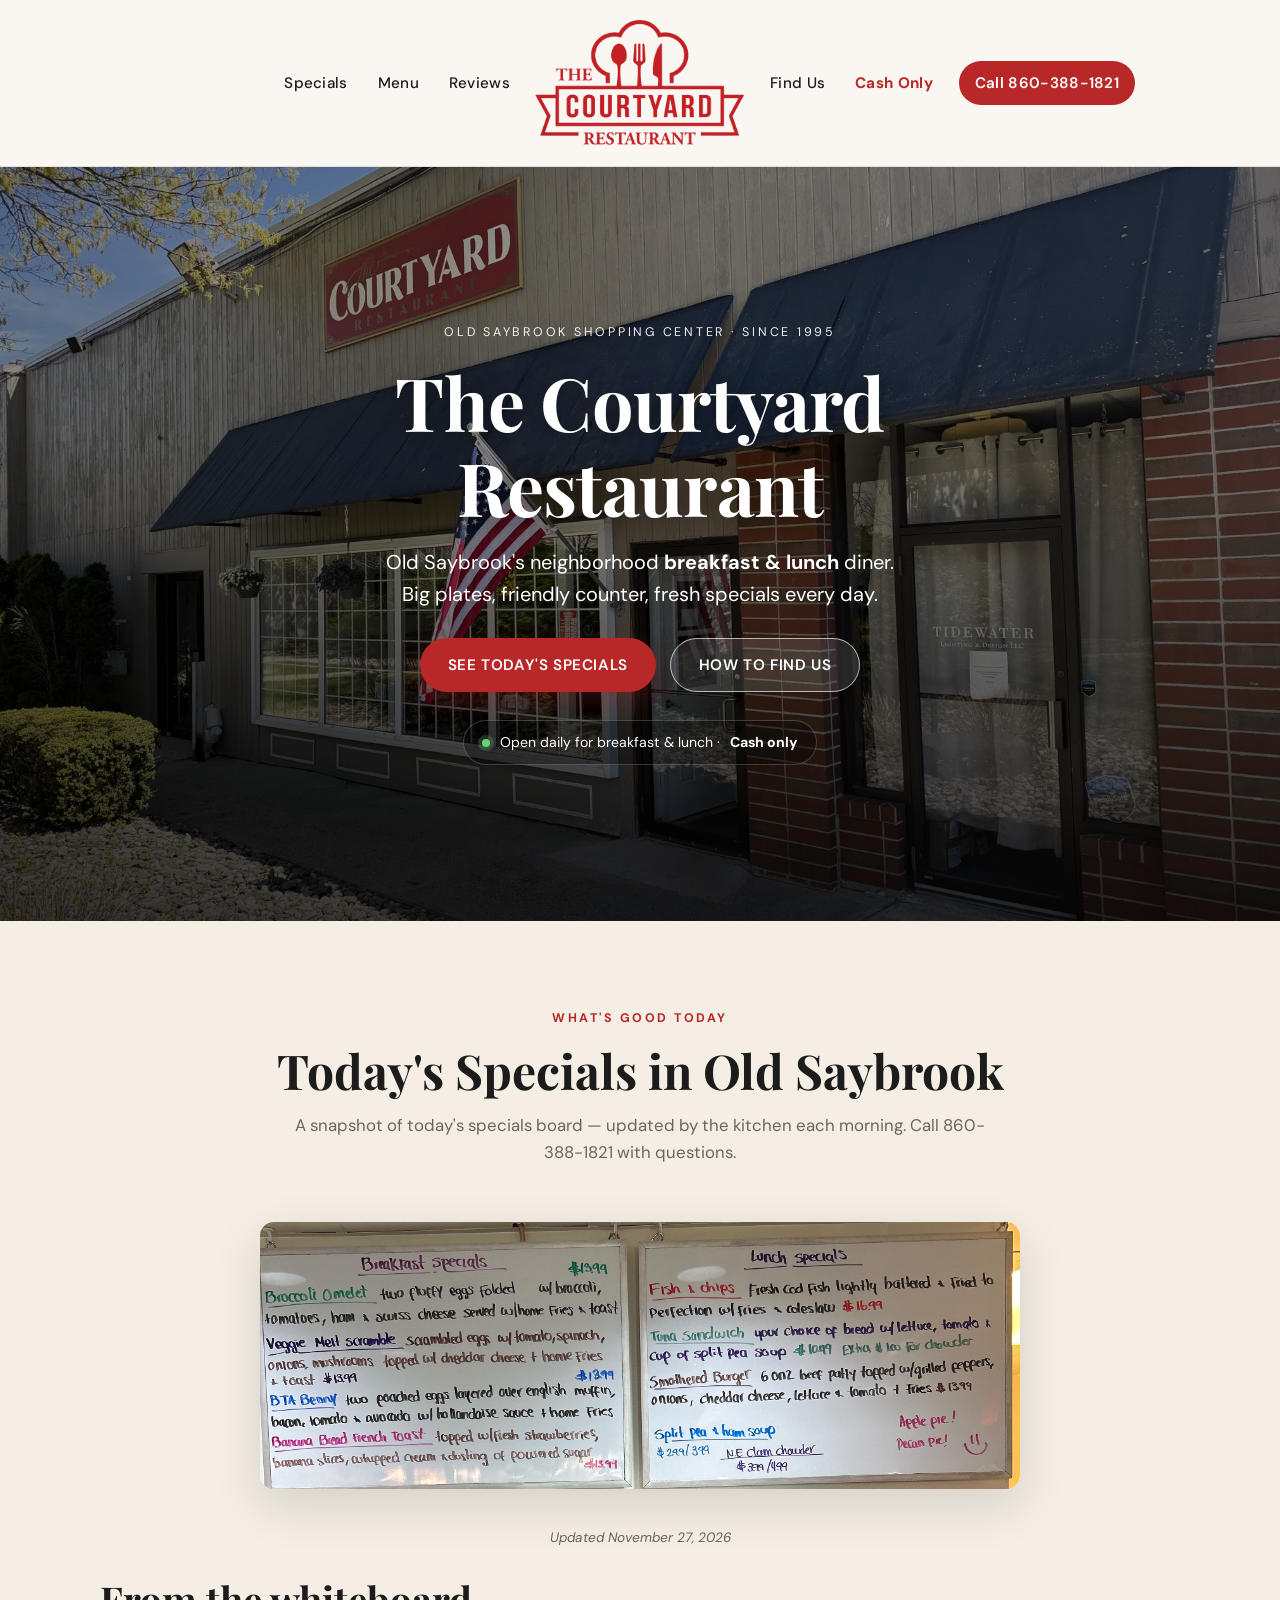
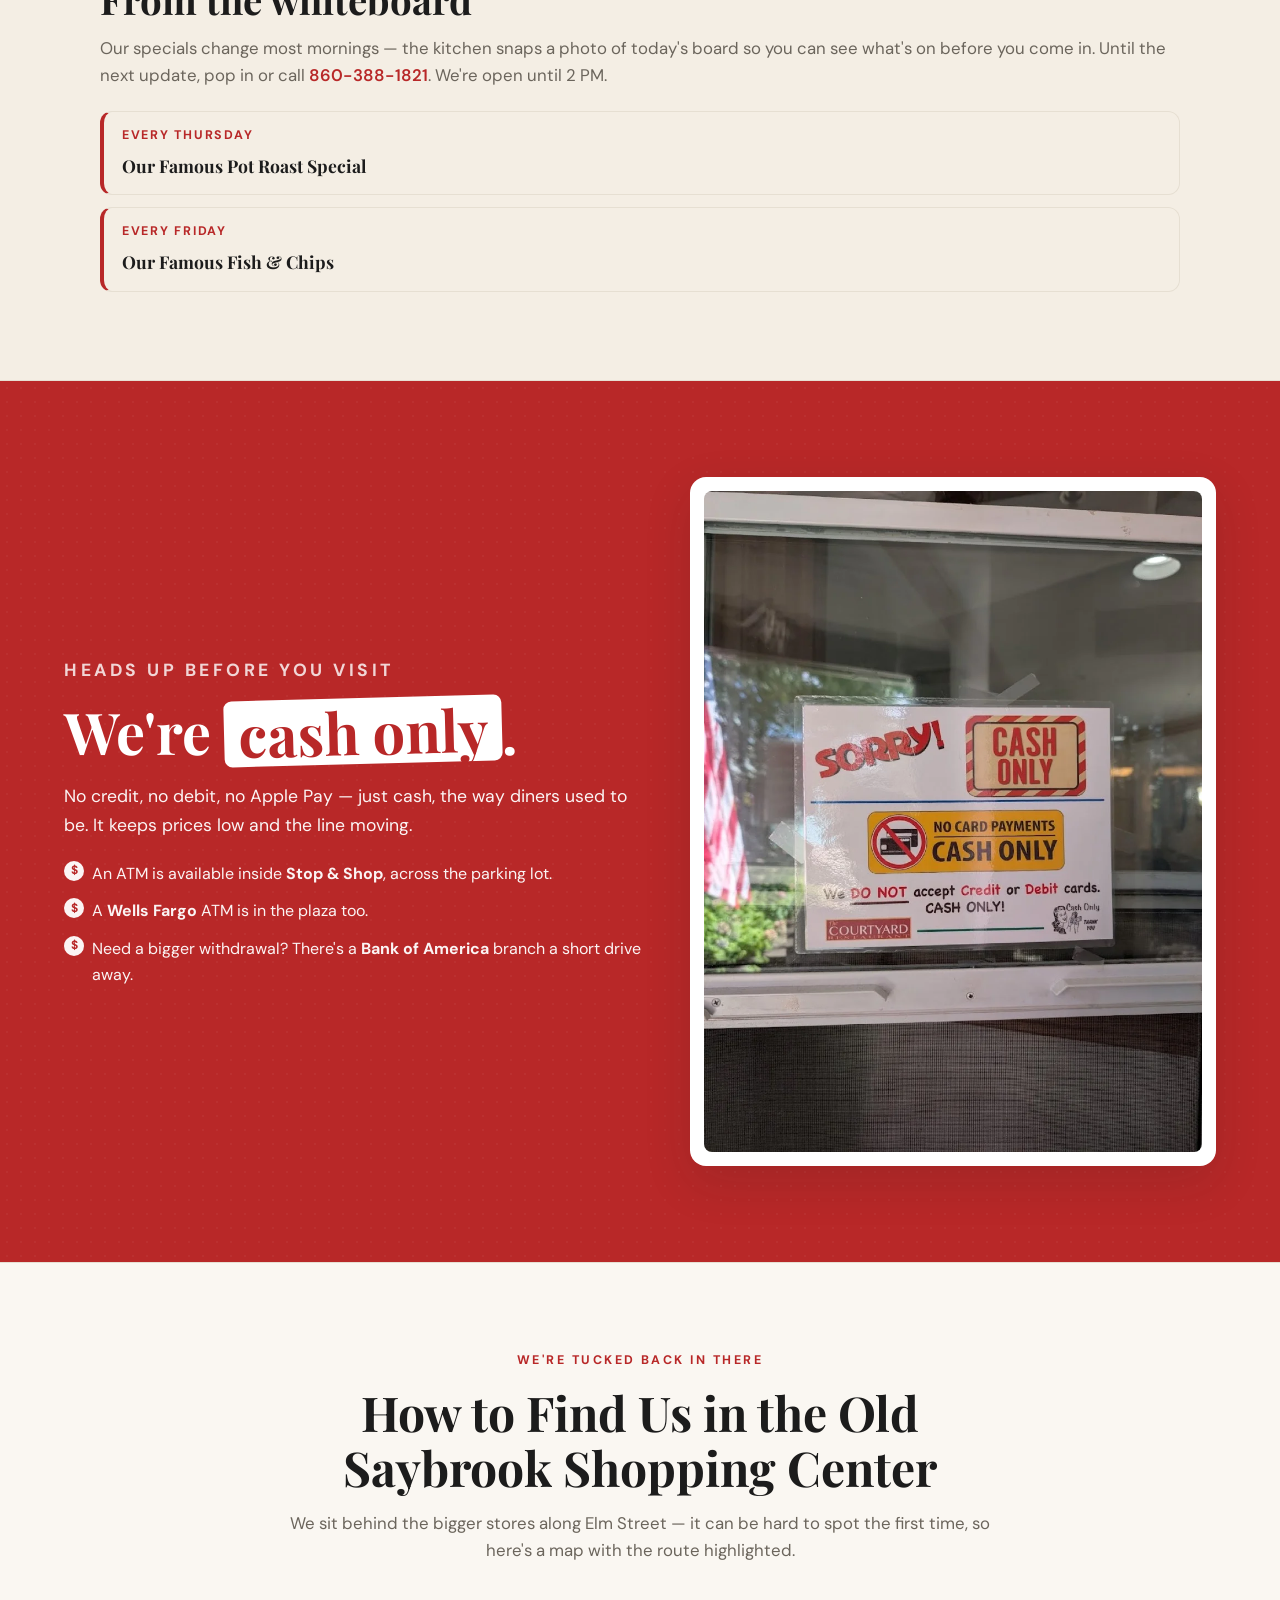
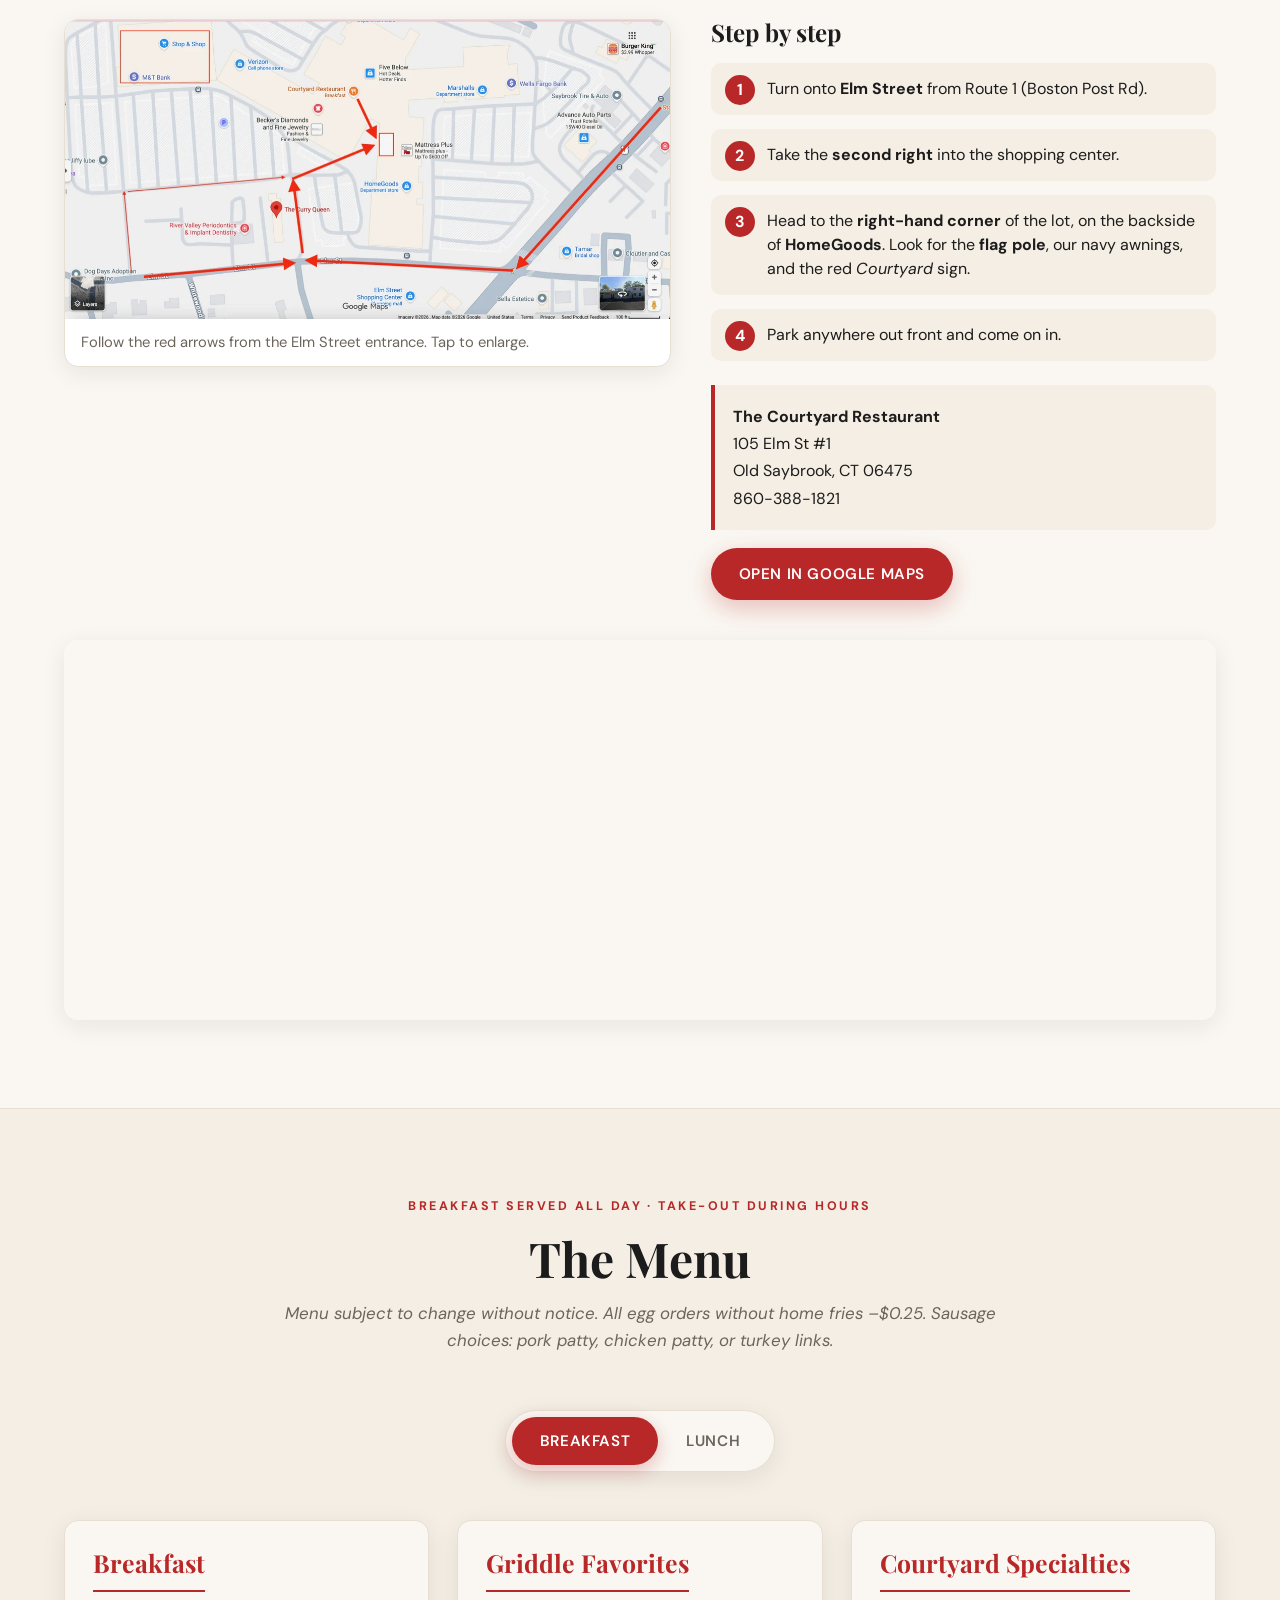
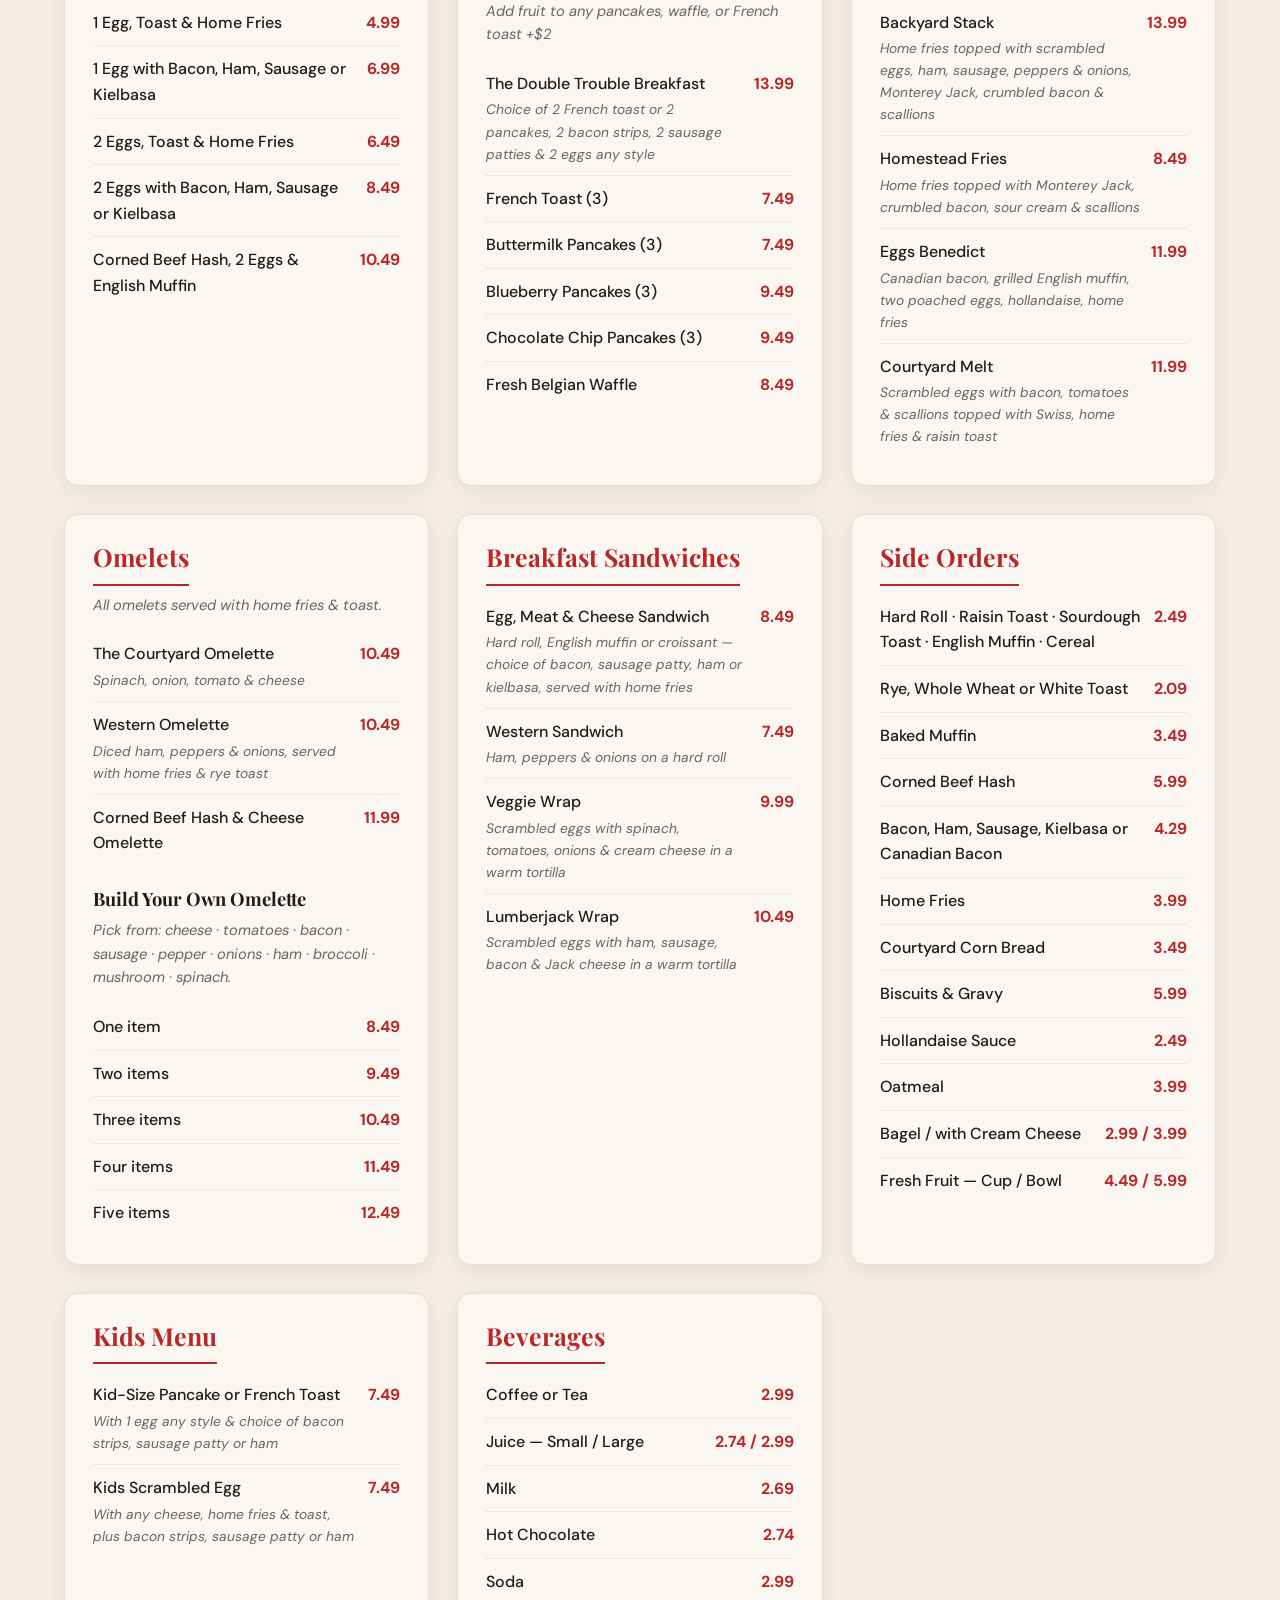
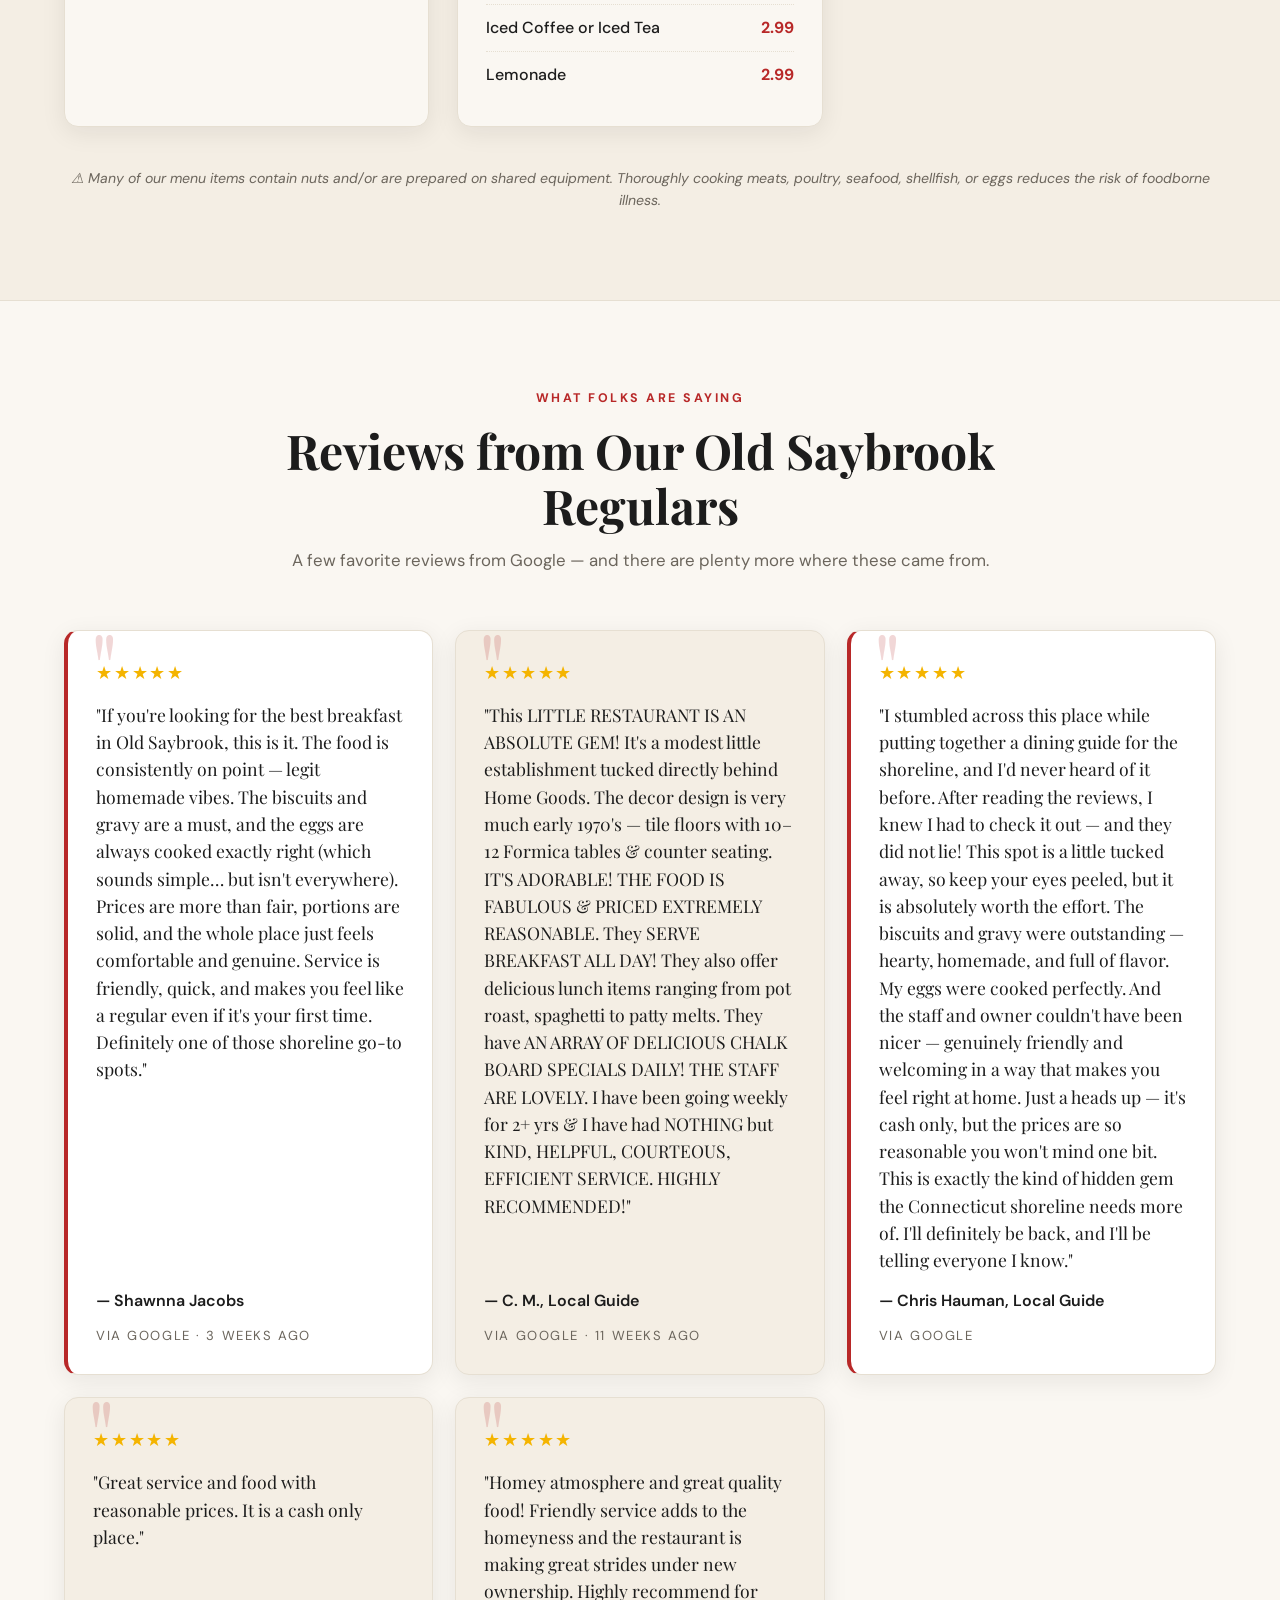
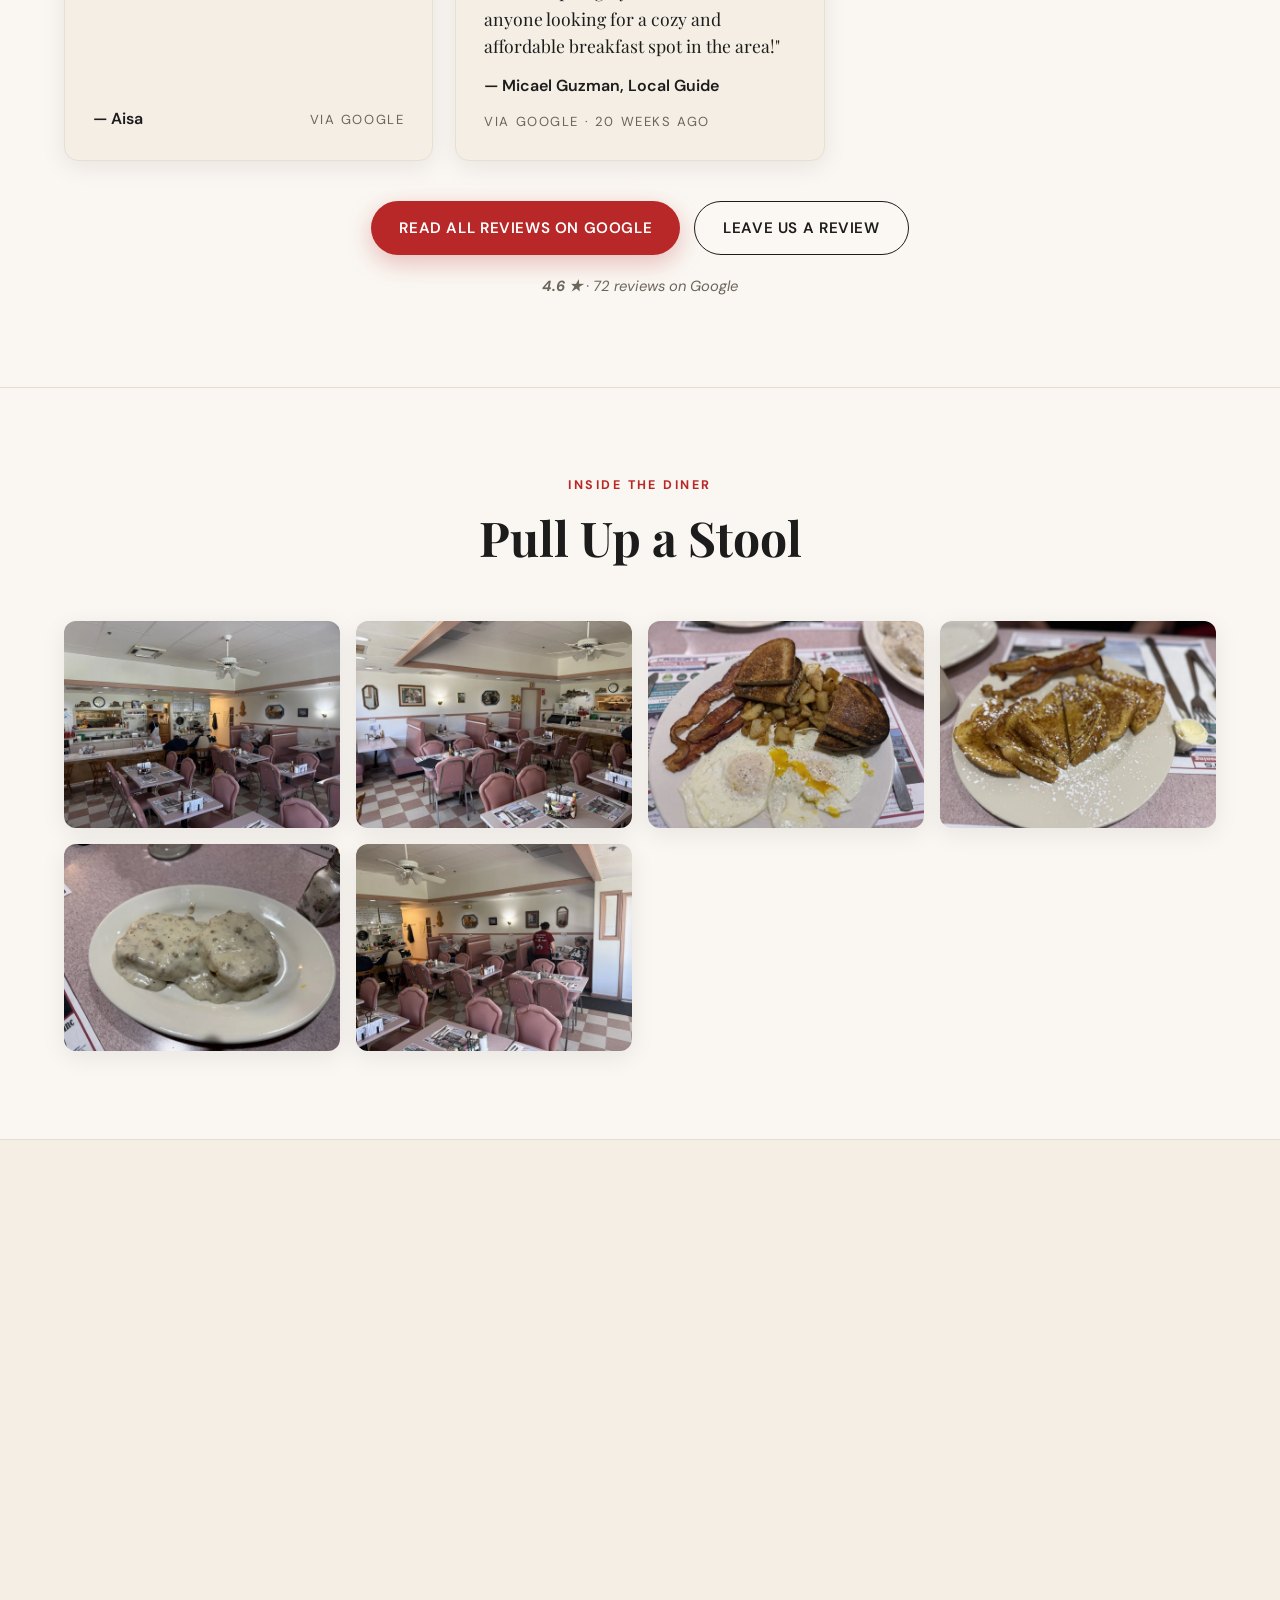
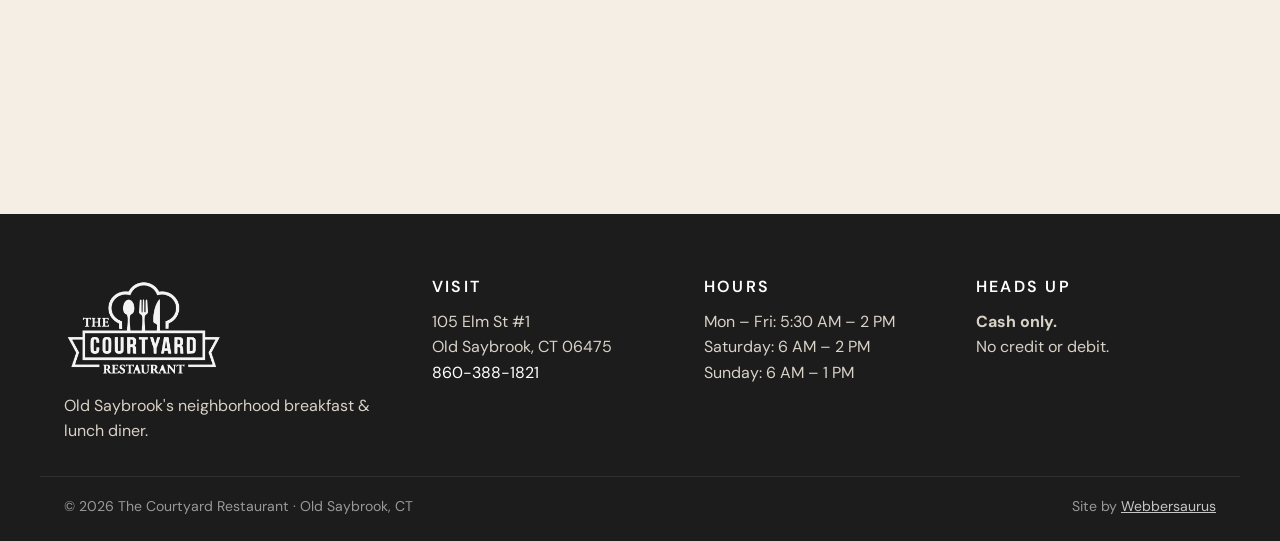
<file: index.html>
<!DOCTYPE html>
<html lang="en">
<head>
  <meta charset="UTF-8">
  <meta name="viewport" content="width=device-width, initial-scale=1.0">

  <title>The Courtyard Restaurant | Breakfast &amp; Lunch in Old Saybrook, CT</title>
  <meta name="theme-color" content="#FAF7F2">
  <meta name="description" content="The Courtyard Restaurant — a cash-only breakfast and lunch diner tucked inside the Old Saybrook Shopping Center at 105 Elm St, Old Saybrook CT. Daily specials, classic diner menu, take-out, open from 5:30 AM.">

  <link rel="canonical" href="https://www.courtyardoldsaybrook.com/">
  <link rel="icon" type="image/png" href="/images/courtyard-restaurant-logo-600.png">
  <link rel="apple-touch-icon" href="/images/courtyard-restaurant-logo-600.png">

  <meta property="og:type" content="restaurant">
  <meta property="og:title" content="The Courtyard Restaurant | Breakfast &amp; Lunch in Old Saybrook">
  <meta property="og:description" content="Cash-only breakfast and lunch diner in the Old Saybrook Shopping Center. Daily specials, big plates, friendly counter.">
  <meta property="og:url" content="https://www.courtyardoldsaybrook.com/">
  <meta property="og:image" content="https://www.courtyardoldsaybrook.com/images/web/courtyard-restaurant-storefront-old-saybrook.webp">
  <meta property="og:locale" content="en_US">
  <meta property="og:site_name" content="The Courtyard Restaurant">

  <meta name="twitter:card" content="summary_large_image">
  <meta name="twitter:title" content="The Courtyard Restaurant | Old Saybrook, CT">
  <meta name="twitter:description" content="Cash-only breakfast and lunch diner in the Old Saybrook Shopping Center. Daily specials.">
  <meta name="twitter:image" content="https://www.courtyardoldsaybrook.com/images/web/courtyard-restaurant-storefront-old-saybrook.webp">

  <link rel="preconnect" href="https://fonts.googleapis.com">
  <link rel="preconnect" href="https://fonts.gstatic.com" crossorigin>
  <link rel="preload" as="image" href="/images/hero/courtyard-restaurant-storefront-old-saybrook.webp">
  <link rel="stylesheet" href="https://fonts.googleapis.com/css2?family=Playfair+Display:wght@600;700&family=DM+Sans:wght@400;500;700&display=swap">
  <link rel="stylesheet" href="/css/critical.css?v=2">
  <link rel="stylesheet" href="/css/styles.css?v=2">
  <style>
    /* Specials paused until the owner posts a new photo. Keyed on the stale
       photo's filename, so the next portal upload brings the section (and
       every link to it) back automatically. Delete this block afterwards. */
    #specials:has(img[src*="1791299998398-f7dd4f00"]),
    body:has(#specials img[src*="1791299998398-f7dd4f00"]) a[href="#specials"] { display: none; }
  </style>

  <script type="application/ld+json">
  {
    "@context": "https://schema.org",
    "@type": "Restaurant",
    "@id": "https://www.courtyardoldsaybrook.com/#restaurant",
    "name": "The Courtyard Restaurant",
    "image": [
      "https://www.courtyardoldsaybrook.com/images/web/courtyard-restaurant-storefront-old-saybrook.webp",
      "https://www.courtyardoldsaybrook.com/images/web/breakfast-counter-courtyard-restaurant-old-saybrook.webp",
      "https://www.courtyardoldsaybrook.com/images/web/eggs-bacon-home-fries-old-saybrook-breakfast.webp"
    ],
    "logo": "https://www.courtyardoldsaybrook.com/images/courtyard-restaurant-logo-600.png",
    "url": "https://www.courtyardoldsaybrook.com/",
    "telephone": "+1-860-388-1821",
    "priceRange": "$",
    "paymentAccepted": "Cash",
    "currenciesAccepted": "USD",
    "acceptsReservations": false,
    "servesCuisine": ["American", "Breakfast", "Diner", "Lunch"],
    "aggregateRating": {
      "@type": "AggregateRating",
      "ratingValue": "4.6",
      "reviewCount": "72",
      "bestRating": "5"
    },
    "address": {
      "@type": "PostalAddress",
      "streetAddress": "105 Elm St #1",
      "addressLocality": "Old Saybrook",
      "addressRegion": "CT",
      "postalCode": "06475",
      "addressCountry": "US"
    },
    "geo": {
      "@type": "GeoCoordinates",
      "latitude": 41.29678385133343,
      "longitude": -72.38119661284904
    },
    "openingHoursSpecification": [
      {
        "@type": "OpeningHoursSpecification",
        "dayOfWeek": ["Monday","Tuesday","Wednesday","Thursday","Friday"],
        "opens": "05:30",
        "closes": "14:00"
      },
      {
        "@type": "OpeningHoursSpecification",
        "dayOfWeek": "Saturday",
        "opens": "06:00",
        "closes": "14:00"
      },
      {
        "@type": "OpeningHoursSpecification",
        "dayOfWeek": "Sunday",
        "opens": "06:00",
        "closes": "13:00"
      }
    ],
    "hasMenu": "https://www.courtyardoldsaybrook.com/#menu",
    "areaServed": [
      { "@type": "City", "name": "Old Saybrook" },
      { "@type": "City", "name": "Westbrook" },
      { "@type": "City", "name": "Essex" },
      { "@type": "City", "name": "Clinton" }
    ]
  }
  </script>

  <script type="application/ld+json">
  {
    "@context": "https://schema.org",
    "@type": "FAQPage",
    "mainEntity": [
      {
        "@type": "Question",
        "name": "Where is The Courtyard Restaurant in Old Saybrook?",
        "acceptedAnswer": {
          "@type": "Answer",
          "text": "The Courtyard Restaurant is at 105 Elm Street, Unit 1, in the Old Saybrook Shopping Center, Old Saybrook, CT 06475. Turn onto Elm Street from Route 1, take the second right into the shopping center, and head to the right-hand corner of the lot, on the backside of HomeGoods. Look for the flag pole, navy awnings, and red Courtyard sign."
        }
      },
      {
        "@type": "Question",
        "name": "Does The Courtyard Restaurant take credit cards?",
        "acceptedAnswer": {
          "@type": "Answer",
          "text": "No — The Courtyard Restaurant is cash only. We do not accept credit or debit cards."
        }
      },
      {
        "@type": "Question",
        "name": "What are The Courtyard Restaurant's hours?",
        "acceptedAnswer": {
          "@type": "Answer",
          "text": "The Courtyard Restaurant is open every day for breakfast and lunch — Monday through Friday from 5:30 AM to 2:00 PM, Saturday from 6:00 AM to 2:00 PM, and Sunday from 6:00 AM to 1:00 PM."
        }
      },
      {
        "@type": "Question",
        "name": "Does The Courtyard Restaurant have daily specials?",
        "acceptedAnswer": {
          "@type": "Answer",
          "text": "Yes. Specials change often — see today's specials on our homepage or call 860-388-1821."
        }
      },
      {
        "@type": "Question",
        "name": "Does The Courtyard Restaurant do take-out?",
        "acceptedAnswer": {
          "@type": "Answer",
          "text": "Yes. Call 860-388-1821 during open hours to place a take-out order."
        }
      }
    ]
  }
  </script>
</head>
<body>

<!-- ============================================
     HEADER — centered logo, split nav
============================================ -->
<header class="site-header" id="header">
  <div class="header-inner">

    <nav class="nav nav-left" aria-label="Primary left">
      <a href="#specials" class="nav-link">Specials</a>
      <a href="#menu" class="nav-link">Menu</a>
      <a href="#reviews" class="nav-link">Reviews</a>
    </nav>

    <a href="#top" class="nav-logo" aria-label="The Courtyard Restaurant — home">
      <img src="/images/courtyard-restaurant-logo.png" alt="The Courtyard Restaurant logo" width="220" height="140">
    </a>

    <nav class="nav nav-right" aria-label="Primary right">
      <a href="#find-us" class="nav-link">Find Us</a>
      <a href="#cash-only" class="nav-link nav-link-emph">Cash Only</a>
      <a href="tel:+18603881821" class="nav-link nav-link-call">Call 860-388-1821</a>
    </nav>

    <button class="menu-toggle" id="menuToggle" aria-label="Open menu" aria-expanded="false">
      <span></span><span></span><span></span>
    </button>
  </div>
</header>

<!-- Mobile nav drawer + overlay live outside <header> on purpose:
     the header has backdrop-filter, which creates a containing block
     for position:fixed descendants AND a new stacking context, so the
     drawer would be anchored to the header bar instead of the viewport
     and trapped behind page content. Placed before </body> below. -->
<nav class="mobile-nav" id="mobileNav" aria-label="Mobile">
  <button class="mobile-nav-close" id="mobileNavClose" aria-label="Close menu" type="button">×</button>
  <a href="#specials" class="mobile-nav-link">Today's Specials</a>
  <a href="#menu" class="mobile-nav-link">Menu</a>
  <a href="#reviews" class="mobile-nav-link">Reviews</a>
  <a href="#find-us" class="mobile-nav-link">How to Find Us</a>
  <a href="#hours" class="mobile-nav-link">Hours</a>
  <a href="#cash-only" class="mobile-nav-link">Cash Only</a>
  <a href="tel:+18603881821" class="mobile-nav-link mobile-nav-call">Call 860-388-1821</a>
</nav>
<div class="overlay" id="overlay"></div>

<main id="top">

<!-- ============================================
     HERO
============================================ -->
<section class="hero" aria-label="Welcome">
  <div class="hero-bg" role="presentation"></div>
  <div class="hero-shade" role="presentation"></div>
  <div class="hero-content">
    <p class="eyebrow">Old Saybrook Shopping Center · Since 1995</p>
    <h1>The Courtyard Restaurant</h1>
    <p class="hero-tagline">Old Saybrook's neighborhood <strong>breakfast &amp; lunch</strong> diner.<br>Big plates, friendly counter, fresh specials every day.</p>
    <div class="hero-ctas">
      <a href="#specials" class="btn btn-primary">See Today's Specials</a>
      <a href="#find-us" class="btn btn-ghost">How to Find Us</a>
    </div>
    <p class="hero-pill"><span class="dot"></span> Open daily for breakfast &amp; lunch · <strong>Cash only</strong></p>
  </div>
</section>

<!-- ============================================
     TODAY'S SPECIALS — change-portal fed
============================================ -->
<section id="specials" class="section section-specials" data-section="specials">
  <div class="container">
    <div class="section-head animate-on-scroll">
      <p class="section-eyebrow">What's good today</p>
      <h2>Today's Specials in Old Saybrook</h2>
      <p class="section-lede">A snapshot of today's specials board — updated by the kitchen each morning. Call <a href="tel:+18603881821">860-388-1821</a> with questions.</p>
    </div>
    <!-- section:specials -->
    <div class="specials-grid animate-on-scroll">
      <div class="specials-photo lightbox-trigger" id="featured-photo">
          <img src="images/1795789442625-78f7f1c1.webp" alt="specials" style="width:100%;height:auto;display:block;">
        </div>
      <p class="specials-photo-date" id="specials-photo-date"></p>
      <div class="specials-detail">
        <h3>From the whiteboard</h3>
        <p>Our specials change most mornings — the kitchen snaps a photo of today's board so you can see what's on before you come in. Until the next update, pop in or call <a href="tel:+18603881821">860-388-1821</a>. We're open until 2 PM.</p>
        <div class="weekly-specials">
          <div class="weekly-special">
            <span class="weekly-day">Every Thursday</span>
            <strong>Our Famous Pot Roast Special</strong>
          </div>
          <div class="weekly-special">
            <span class="weekly-day">Every Friday</span>
            <strong>Our Famous Fish &amp; Chips</strong>
          </div>
        </div>
      </div>
    </div>
    <!-- /section:specials -->
  </div>
</section>

<!-- ============================================
     CASH ONLY
============================================ -->
<section id="cash-only" class="section section-cash">
  <div class="container cash-grid">
    <div class="cash-copy animate-on-scroll">
      <p class="section-eyebrow cash-eyebrow">Heads up before you visit</p>
      <h2 class="cash-headline">We're <span class="cash-strong">cash only</span>.</h2>
      <p>No credit, no debit, no Apple Pay — just cash, the way diners used to be. It keeps prices low and the line moving.</p>
      <ul class="cash-points">
        <li>An ATM is available inside <strong>Stop &amp; Shop</strong>, across the parking lot.</li>
        <li>A <strong>Wells Fargo</strong> ATM is in the plaza too.</li>
        <li>Need a bigger withdrawal? There's a <strong>Bank of America</strong> branch a short drive away.</li>
      </ul>
    </div>
    <figure class="cash-photo animate-on-scroll">
      <img src="/images/web/cash-only-courtyard-restaurant-old-saybrook.webp"
           alt="Cash only sign on the front door of The Courtyard Restaurant — no card payments accepted."
           loading="lazy" width="800" height="1067">
    </figure>
  </div>
</section>

<!-- ============================================
     FIND US
============================================ -->
<section id="find-us" class="section section-find">
  <div class="container">
    <div class="section-head animate-on-scroll">
      <p class="section-eyebrow">We're tucked back in there</p>
      <h2>How to Find Us in the Old Saybrook Shopping Center</h2>
      <p class="section-lede">We sit behind the bigger stores along Elm Street — it can be hard to spot the first time, so here's a map with the route highlighted.</p>
    </div>

    <div class="find-grid">
      <figure class="find-map animate-on-scroll lightbox-trigger">
        <img src="/images/web/how-to-find-courtyard-restaurant-old-saybrook.webp"
             alt="Map of the Old Saybrook Shopping Center showing the route from Elm Street to The Courtyard Restaurant — right-hand corner behind HomeGoods, by the flag pole."
             loading="lazy" width="1200" height="676">
        <figcaption>Follow the red arrows from the Elm Street entrance. Tap to enlarge.</figcaption>
      </figure>

      <div class="find-directions animate-on-scroll">
        <h3>Step by step</h3>
        <ol class="find-steps">
          <li>Turn onto <strong>Elm Street</strong> from Route 1 (Boston Post Rd).</li>
          <li>Take the <strong>second right</strong> into the shopping center.</li>
          <li>Head to the <strong>right-hand corner</strong> of the lot, on the backside of <strong>HomeGoods</strong>. Look for the <strong>flag pole</strong>, our navy awnings, and the red <em>Courtyard</em> sign.</li>
          <li>Park anywhere out front and come on in.</li>
        </ol>

        <p class="find-address-block">
          <strong>The Courtyard Restaurant</strong><br>
          105 Elm St #1<br>
          Old Saybrook, CT 06475<br>
          <a href="tel:+18603881821">860-388-1821</a>
        </p>

        <p>
          <a class="btn btn-primary" href="https://www.google.com/maps/dir/?api=1&destination=The+Courtyard+Restaurant+Old+Saybrook+CT" target="_blank" rel="noopener">Open in Google Maps</a>
        </p>
      </div>
    </div>

    <div class="find-embed animate-on-scroll">
      <iframe
        title="Map to The Courtyard Restaurant"
        src="https://www.google.com/maps?q=The+Courtyard+Restaurant+105+Elm+St+Old+Saybrook+CT&output=embed"
        width="100%" height="380" style="border:0;" loading="lazy"
        referrerpolicy="no-referrer-when-downgrade" allowfullscreen></iframe>
    </div>
  </div>
</section>

<!-- ============================================
     MENU
============================================ -->
<section id="menu" class="section section-menu">
  <div class="container">
    <div class="section-head animate-on-scroll">
      <p class="section-eyebrow">Breakfast served all day · Take-out during hours</p>
      <h2>The Menu</h2>
      <p class="section-lede"><em>Menu subject to change without notice. All egg orders without home fries –$0.25. Sausage choices: pork patty, chicken patty, or turkey links.</em></p>
    </div>

    <div class="menu-tabs animate-on-scroll" role="tablist" aria-label="Menu sections">
      <button class="menu-tab active" role="tab" id="tab-breakfast" aria-controls="panel-breakfast" aria-selected="true" data-menu="breakfast">Breakfast</button>
      <button class="menu-tab" role="tab" id="tab-lunch" aria-controls="panel-lunch" aria-selected="false" tabindex="-1" data-menu="lunch">Lunch</button>
    </div>

    <div class="menu-panel active" id="panel-breakfast" role="tabpanel" aria-labelledby="tab-breakfast" data-menu="breakfast">
      <div class="menu-grid">

        <article class="menu-card animate-on-scroll">
          <h3>Breakfast</h3>
          <dl class="menu-items">
            <div><dt>1 Egg, Toast &amp; Home Fries</dt><dd>4.99</dd></div>
            <div><dt>1 Egg with Bacon, Ham, Sausage or Kielbasa</dt><dd>6.99</dd></div>
            <div><dt>2 Eggs, Toast &amp; Home Fries</dt><dd>6.49</dd></div>
            <div><dt>2 Eggs with Bacon, Ham, Sausage or Kielbasa</dt><dd>8.49</dd></div>
            <div><dt>Corned Beef Hash, 2 Eggs &amp; English Muffin</dt><dd>10.49</dd></div>
          </dl>
        </article>

        <article class="menu-card animate-on-scroll">
          <h3>Griddle Favorites</h3>
          <p class="menu-note">Add fruit to any pancakes, waffle, or French toast +$2</p>
          <dl class="menu-items">
            <div><dt>The Double Trouble Breakfast<small>Choice of 2 French toast or 2 pancakes, 2 bacon strips, 2 sausage patties &amp; 2 eggs any style</small></dt><dd>13.99</dd></div>
            <div><dt>French Toast (3)</dt><dd>7.49</dd></div>
            <div><dt>Buttermilk Pancakes (3)</dt><dd>7.49</dd></div>
            <div><dt>Blueberry Pancakes (3)</dt><dd>9.49</dd></div>
            <div><dt>Chocolate Chip Pancakes (3)</dt><dd>9.49</dd></div>
            <div><dt>Fresh Belgian Waffle</dt><dd>8.49</dd></div>
          </dl>
        </article>

        <article class="menu-card animate-on-scroll">
          <h3>Courtyard Specialties</h3>
          <dl class="menu-items">
            <div><dt>Backyard Stack<small>Home fries topped with scrambled eggs, ham, sausage, peppers &amp; onions, Monterey Jack, crumbled bacon &amp; scallions</small></dt><dd>13.99</dd></div>
            <div><dt>Homestead Fries<small>Home fries topped with Monterey Jack, crumbled bacon, sour cream &amp; scallions</small></dt><dd>8.49</dd></div>
            <div><dt>Eggs Benedict<small>Canadian bacon, grilled English muffin, two poached eggs, hollandaise, home fries</small></dt><dd>11.99</dd></div>
            <div><dt>Courtyard Melt<small>Scrambled eggs with bacon, tomatoes &amp; scallions topped with Swiss, home fries &amp; raisin toast</small></dt><dd>11.99</dd></div>
          </dl>
        </article>

        <article class="menu-card animate-on-scroll">
          <h3>Omelets</h3>
          <p class="menu-note">All omelets served with home fries &amp; toast.</p>
          <dl class="menu-items">
            <div><dt>The Courtyard Omelette<small>Spinach, onion, tomato &amp; cheese</small></dt><dd>10.49</dd></div>
            <div><dt>Western Omelette<small>Diced ham, peppers &amp; onions, served with home fries &amp; rye toast</small></dt><dd>10.49</dd></div>
            <div><dt>Corned Beef Hash &amp; Cheese Omelette</dt><dd>11.99</dd></div>
          </dl>
          <p class="menu-subhead">Build Your Own Omelette</p>
          <p class="menu-note">Pick from: cheese · tomatoes · bacon · sausage · pepper · onions · ham · broccoli · mushroom · spinach.</p>
          <dl class="menu-items">
            <div><dt>One item</dt><dd>8.49</dd></div>
            <div><dt>Two items</dt><dd>9.49</dd></div>
            <div><dt>Three items</dt><dd>10.49</dd></div>
            <div><dt>Four items</dt><dd>11.49</dd></div>
            <div><dt>Five items</dt><dd>12.49</dd></div>
          </dl>
        </article>

        <article class="menu-card animate-on-scroll">
          <h3>Breakfast Sandwiches</h3>
          <dl class="menu-items">
            <div><dt>Egg, Meat &amp; Cheese Sandwich<small>Hard roll, English muffin or croissant — choice of bacon, sausage patty, ham or kielbasa, served with home fries</small></dt><dd>8.49</dd></div>
            <div><dt>Western Sandwich<small>Ham, peppers &amp; onions on a hard roll</small></dt><dd>7.49</dd></div>
            <div><dt>Veggie Wrap<small>Scrambled eggs with spinach, tomatoes, onions &amp; cream cheese in a warm tortilla</small></dt><dd>9.99</dd></div>
            <div><dt>Lumberjack Wrap<small>Scrambled eggs with ham, sausage, bacon &amp; Jack cheese in a warm tortilla</small></dt><dd>10.49</dd></div>
          </dl>
        </article>

        <article class="menu-card animate-on-scroll">
          <h3>Side Orders</h3>
          <dl class="menu-items">
            <div><dt>Hard Roll · Raisin Toast · Sourdough Toast · English Muffin · Cereal</dt><dd>2.49</dd></div>
            <div><dt>Rye, Whole Wheat or White Toast</dt><dd>2.09</dd></div>
            <div><dt>Baked Muffin</dt><dd>3.49</dd></div>
            <div><dt>Corned Beef Hash</dt><dd>5.99</dd></div>
            <div><dt>Bacon, Ham, Sausage, Kielbasa or Canadian Bacon</dt><dd>4.29</dd></div>
            <div><dt>Home Fries</dt><dd>3.99</dd></div>
            <div><dt>Courtyard Corn Bread</dt><dd>3.49</dd></div>
            <div><dt>Biscuits &amp; Gravy</dt><dd>5.99</dd></div>
            <div><dt>Hollandaise Sauce</dt><dd>2.49</dd></div>
            <div><dt>Oatmeal</dt><dd>3.99</dd></div>
            <div><dt>Bagel / with Cream Cheese</dt><dd>2.99 / 3.99</dd></div>
            <div><dt>Fresh Fruit — Cup / Bowl</dt><dd>4.49 / 5.99</dd></div>
          </dl>
        </article>

        <article class="menu-card animate-on-scroll">
          <h3>Kids Menu</h3>
          <dl class="menu-items">
            <div><dt>Kid-Size Pancake or French Toast<small>With 1 egg any style &amp; choice of bacon strips, sausage patty or ham</small></dt><dd>7.49</dd></div>
            <div><dt>Kids Scrambled Egg<small>With any cheese, home fries &amp; toast, plus bacon strips, sausage patty or ham</small></dt><dd>7.49</dd></div>
          </dl>
        </article>

        <article class="menu-card animate-on-scroll">
          <h3>Beverages</h3>
          <dl class="menu-items">
            <div><dt>Coffee or Tea</dt><dd>2.99</dd></div>
            <div><dt>Juice — Small / Large</dt><dd>2.74 / 2.99</dd></div>
            <div><dt>Milk</dt><dd>2.69</dd></div>
            <div><dt>Hot Chocolate</dt><dd>2.74</dd></div>
            <div><dt>Soda</dt><dd>2.99</dd></div>
            <div><dt>Iced Coffee or Iced Tea</dt><dd>2.99</dd></div>
            <div><dt>Lemonade</dt><dd>2.99</dd></div>
          </dl>
        </article>

      </div>
    </div>

    <div class="menu-panel" id="panel-lunch" role="tabpanel" aria-labelledby="tab-lunch" data-menu="lunch" hidden>
      <div class="menu-grid">

        <article class="menu-card animate-on-scroll">
          <h3>Lunch</h3>
          <p class="menu-note">Add French fries or coleslaw +$2.49</p>
          <dl class="menu-items">
            <div><dt>Hot Dog<small>Add kraut +$0.50</small></dt><dd>5.49</dd></div>
            <div><dt>Courtyard Hot Dog<small>With bacon &amp; cheese</small></dt><dd>7.99</dd></div>
            <div><dt>Hamburger (6 oz)</dt><dd>6.99</dd></div>
            <div><dt>Cheeseburger (6 oz)</dt><dd>7.74</dd></div>
            <div><dt>Courtyard Burger<small>6 oz with bacon &amp; cheese</small></dt><dd>9.99</dd></div>
            <div><dt>Chicken Salad</dt><dd>6.99</dd></div>
            <div><dt>Turkey Salad</dt><dd>6.99</dd></div>
            <div><dt>Egg Salad</dt><dd>5.99</dd></div>
            <div><dt>BLT</dt><dd>6.99</dd></div>
            <div><dt>Tuna Salad</dt><dd>7.49</dd></div>
            <div><dt>Tuna Melt</dt><dd>8.49</dd></div>
            <div><dt>Grilled Cheese</dt><dd>5.49</dd></div>
            <div><dt>Grilled Cheese with Ham, Bacon or Tomato</dt><dd>7.49</dd></div>
            <div><dt>Patty Melt<small>6 oz burger with grilled onions &amp; cheddar on grilled rye bread</small></dt><dd>9.99</dd></div>
            <div><dt>Roast Beef Melt<small>Swiss, mushrooms &amp; onions on rye</small></dt><dd>9.99</dd></div>
            <div><dt>Turkey Wrap<small>Turkey, bacon, lettuce, tomatoes &amp; honey-mustard dressing</small></dt><dd>8.99</dd></div>
          </dl>
        </article>

        <article class="menu-card animate-on-scroll">
          <h3>Club Sandwiches &amp; Sides</h3>
          <p class="menu-note">Clubs served with French fries.</p>
          <dl class="menu-items">
            <div><dt>Cheeseburger Club</dt><dd>11.99</dd></div>
            <div><dt>Turkey Club</dt><dd>11.99</dd></div>
            <div><dt>Roast Beef Club</dt><dd>11.99</dd></div>
            <div><dt>Ham &amp; Cheese Club</dt><dd>10.69</dd></div>
            <div><dt>Tuna Club</dt><dd>11.99</dd></div>
          </dl>
          <p class="menu-subhead">Side Orders</p>
          <dl class="menu-items">
            <div><dt>French Fries</dt><dd>4.99</dd></div>
            <div><dt>Sweet Potato Fries</dt><dd>4.99</dd></div>
            <div><dt>Chicken Wings</dt><dd>8.49</dd></div>
            <div><dt>Chicken Tenders</dt><dd>8.49</dd></div>
            <div><dt>Mozzarella Sticks</dt><dd>5.99</dd></div>
            <div><dt>Cole Slaw</dt><dd>2.99</dd></div>
          </dl>
        </article>

        <article class="menu-card animate-on-scroll">
          <h3>Salads &amp; Soups</h3>
          <dl class="menu-items">
            <div><dt>Garden Salad</dt><dd>6.99</dd></div>
            <div><dt>Chef Salad<small>Garden salad with ham, turkey, cheese &amp; roast beef</small></dt><dd>12.99</dd></div>
            <div><dt>Caesar Salad</dt><dd>6.99</dd></div>
            <div><dt>Tuna Salad</dt><dd>8.99</dd></div>
            <div><dt>Egg Salad</dt><dd>7.99</dd></div>
            <div><dt>Egg Salad, Tuna &amp; Cole Slaw</dt><dd>8.89</dd></div>
            <div><dt>Greek Salad<small>With olives &amp; feta cheese</small></dt><dd>11.99</dd></div>
            <div><dt>Chowder (Daily) — Cup / Bowl</dt><dd>3.99 / 4.99</dd></div>
            <div><dt>Soup of the Day — Cup / Bowl</dt><dd>2.99 / 3.99</dd></div>
          </dl>
        </article>

        <article class="menu-card menu-card-wide animate-on-scroll">
          <h3>Beverages &amp; Desserts</h3>
          <dl class="menu-items">
            <div><dt>Coffee or Tea</dt><dd>2.99</dd></div>
            <div><dt>Juice — Small / Large</dt><dd>2.74 / 2.99</dd></div>
            <div><dt>Milk</dt><dd>2.69</dd></div>
            <div><dt>Hot Chocolate</dt><dd>2.74</dd></div>
            <div><dt>Soda</dt><dd>2.99</dd></div>
            <div><dt>Iced Coffee or Iced Tea</dt><dd>2.99</dd></div>
            <div><dt>Lemonade</dt><dd>2.99</dd></div>
          </dl>
          <p class="menu-subhead">Desserts</p>
          <dl class="menu-items">
            <div><dt>Pudding</dt><dd>4.29</dd></div>
            <div><dt>Pie</dt><dd>4.99</dd></div>
          </dl>
        </article>

      </div>
    </div>

    <p class="menu-allergy">⚠ Many of our menu items contain nuts and/or are prepared on shared equipment. Thoroughly cooking meats, poultry, seafood, shellfish, or eggs reduces the risk of foodborne illness.</p>
  </div>
</section>

<!-- ============================================
     REVIEWS — hand-curated, owner to fill in
============================================ -->
<section id="reviews" class="section section-reviews">
  <div class="container">
    <div class="section-head animate-on-scroll">
      <p class="section-eyebrow">What folks are saying</p>
      <h2>Reviews from Our Old Saybrook Regulars</h2>
      <p class="section-lede">A few favorite reviews from Google — and there are plenty more where these came from.</p>
    </div>

    <div class="reviews-grid">

      <article class="review-card review-card-featured animate-on-scroll">
        <div class="review-stars" aria-label="5 out of 5 stars">
          ★★★★★
        </div>
        <blockquote>
          "If you're looking for the best breakfast in Old Saybrook, this is it. The food is consistently on point — legit homemade vibes. The biscuits and gravy are a must, and the eggs are always cooked exactly right (which sounds simple… but isn't everywhere). Prices are more than fair, portions are solid, and the whole place just feels comfortable and genuine. Service is friendly, quick, and makes you feel like a regular even if it's your first time. Definitely one of those shoreline go-to spots."
        </blockquote>
        <footer class="review-foot">
          <cite>
            <span>— Shawnna Jacobs</span>
          </cite>
          <span class="review-source">via Google · 3 weeks ago</span>
        </footer>
      </article>

      <article class="review-card animate-on-scroll">
        <div class="review-stars" aria-label="5 out of 5 stars">
          ★★★★★
        </div>
        <blockquote>
          "This LITTLE RESTAURANT IS AN ABSOLUTE GEM! It's a modest little establishment tucked directly behind Home Goods. The decor design is very much early 1970's — tile floors with 10–12 Formica tables &amp; counter seating. IT'S ADORABLE! THE FOOD IS FABULOUS &amp; PRICED EXTREMELY REASONABLE. They SERVE BREAKFAST ALL DAY! They also offer delicious lunch items ranging from pot roast, spaghetti to patty melts. They have AN ARRAY OF DELICIOUS CHALK BOARD SPECIALS DAILY! THE STAFF ARE LOVELY. I have been going weekly for 2+ yrs &amp; I have had NOTHING but KIND, HELPFUL, COURTEOUS, EFFICIENT SERVICE. HIGHLY RECOMMENDED!"
        </blockquote>
        <footer class="review-foot">
          <cite>
            <span>— C. M., Local Guide</span>
          </cite>
          <span class="review-source">via Google · 11 weeks ago</span>
        </footer>
      </article>

      <article class="review-card review-card-featured animate-on-scroll">
        <div class="review-stars" aria-label="5 out of 5 stars">
          ★★★★★
        </div>
        <blockquote>
          "I stumbled across this place while putting together a dining guide for the shoreline, and I'd never heard of it before. After reading the reviews, I knew I had to check it out — and they did not lie! This spot is a little tucked away, so keep your eyes peeled, but it is absolutely worth the effort. The biscuits and gravy were outstanding — hearty, homemade, and full of flavor. My eggs were cooked perfectly. And the staff and owner couldn't have been nicer — genuinely friendly and welcoming in a way that makes you feel right at home. Just a heads up — it's cash only, but the prices are so reasonable you won't mind one bit. This is exactly the kind of hidden gem the Connecticut shoreline needs more of. I'll definitely be back, and I'll be telling everyone I know."
        </blockquote>
        <footer class="review-foot">
          <cite>
            <span>— Chris Hauman, Local Guide</span>
          </cite>
          <span class="review-source">via Google</span>
        </footer>
      </article>

      <article class="review-card animate-on-scroll">
        <div class="review-stars" aria-label="5 out of 5 stars">
          ★★★★★
        </div>
        <blockquote>
          "Great service and food with reasonable prices. It is a cash only place."
        </blockquote>
        <footer class="review-foot">
          <cite>
            <span>— Aisa</span>
          </cite>
          <span class="review-source">via Google</span>
        </footer>
      </article>

      <article class="review-card animate-on-scroll">
        <div class="review-stars" aria-label="5 out of 5 stars">
          ★★★★★
        </div>
        <blockquote>
          "Homey atmosphere and great quality food! Friendly service adds to the homeyness and the restaurant is making great strides under new ownership. Highly recommend for anyone looking for a cozy and affordable breakfast spot in the area!"
        </blockquote>
        <footer class="review-foot">
          <cite>
            <span>— Micael Guzman, Local Guide</span>
          </cite>
          <span class="review-source">via Google · 20 weeks ago</span>
        </footer>
      </article>

    </div>

    <div class="reviews-cta animate-on-scroll">
      <a href="https://www.google.com/maps/place/Courtyard+Restaurant/@41.2966307,-72.3815453,17z/data=!4m6!3m5!1s0x89e623aeaf676e7d:0x41be2dc365619add!8m2!3d41.2966307!4d-72.3815453"
         target="_blank" rel="noopener" class="btn btn-primary">
        Read all reviews on Google
      </a>
      <a href="https://g.page/r/Cd2aYWXDLb5BEBM/review"
         target="_blank" rel="noopener" class="btn btn-ghost btn-ghost-dark">
        Leave us a review
      </a>
    </div>
    <p class="reviews-note">
      <strong>4.6 ★</strong> · 72 reviews on Google
    </p>
  </div>
</section>

<!-- ============================================
     GALLERY
============================================ -->
<section id="gallery" class="section section-gallery">
  <div class="container">
    <div class="section-head animate-on-scroll">
      <p class="section-eyebrow">Inside the diner</p>
      <h2>Pull Up a Stool</h2>
    </div>
    <div class="gallery-grid" id="galleryGrid">
      <figure class="animate-on-scroll lightbox-trigger"><img src="/images/web/breakfast-counter-courtyard-restaurant-old-saybrook.webp" alt="Cook plating breakfast behind the counter at The Courtyard Restaurant." loading="lazy" width="1200" height="900"></figure>
      <figure class="animate-on-scroll lightbox-trigger"><img src="/images/web/dining-room-booths-courtyard-restaurant.webp" alt="Pink booths and checkered floor in the dining room." loading="lazy" width="1200" height="900"></figure>
      <figure class="animate-on-scroll lightbox-trigger"><img src="/images/web/eggs-bacon-home-fries-old-saybrook-breakfast.webp" alt="Two eggs, bacon, home fries, and toast." loading="lazy" width="1200" height="900"></figure>
      <figure class="animate-on-scroll lightbox-trigger"><img src="/images/web/french-toast-bacon-old-saybrook-breakfast.webp" alt="French toast dusted with powdered sugar, served with bacon." loading="lazy" width="1200" height="900"></figure>
      <figure class="animate-on-scroll lightbox-trigger"><img src="/images/web/biscuits-and-gravy-courtyard-old-saybrook.webp" alt="Biscuits smothered in sausage gravy." loading="lazy" width="1200" height="900"></figure>
      <figure class="animate-on-scroll lightbox-trigger"><img src="/images/web/friendly-service-courtyard-restaurant.webp" alt="Server greeting regulars in the dining room." loading="lazy" width="1200" height="900"></figure>
    </div>

    <div class="lightbox" id="lightbox" aria-hidden="true" role="dialog" aria-label="Image viewer">
      <button class="lightbox-close" id="lightboxClose" aria-label="Close">×</button>
      <button class="lightbox-prev" id="lightboxPrev" aria-label="Previous image">‹</button>
      <button class="lightbox-next" id="lightboxNext" aria-label="Next image">›</button>
      <figure class="lightbox-figure">
        <img id="lightboxImg" alt="">
        <figcaption id="lightboxCaption"></figcaption>
      </figure>
    </div>
  </div>
</section>

<!-- ============================================
     HOURS & CONTACT
============================================ -->
<section id="hours" class="section section-hours">
  <div class="container hours-grid">
    <div class="hours-card animate-on-scroll">
      <h2>Hours</h2>
      <table class="hours-table">
        <tbody>
          <tr><th>Monday</th><td>5:30 AM – 2:00 PM</td></tr>
          <tr><th>Tuesday</th><td>5:30 AM – 2:00 PM</td></tr>
          <tr><th>Wednesday</th><td>5:30 AM – 2:00 PM</td></tr>
          <tr><th>Thursday</th><td>5:30 AM – 2:00 PM</td></tr>
          <tr><th>Friday</th><td>5:30 AM – 2:00 PM</td></tr>
          <tr><th>Saturday</th><td>6:00 AM – 2:00 PM</td></tr>
          <tr><th>Sunday</th><td>6:00 AM – 1:00 PM</td></tr>
        </tbody>
      </table>
      <p class="hours-note">Take-out available during open hours — call <a href="tel:+18603881821">860-388-1821</a>.</p>
    </div>

    <div class="contact-card animate-on-scroll">
      <h2>Contact</h2>
      <p>
        <strong>The Courtyard Restaurant</strong><br>
        105 Elm St #1<br>
        Old Saybrook, CT 06475<br>
        <a href="tel:+18603881821">860-388-1821</a>
      </p>
      <p class="contact-payment"><strong>Payment:</strong> Cash only</p>
      <p class="contact-payment"><strong>Service:</strong> Dine-in &amp; take-out</p>
    </div>
  </div>
</section>

</main>

<!-- ============================================
     FOOTER
============================================ -->
<footer class="site-footer" style="position: relative;">
  <div class="container footer-grid">
    <div class="footer-brand">
      <img src="/images/courtyard-restaurant-logo.png" alt="The Courtyard Restaurant" width="160" height="100" loading="lazy">
      <p>Old Saybrook's neighborhood breakfast &amp; lunch diner.</p>
    </div>
    <div>
      <h4>Visit</h4>
      <p>105 Elm St #1<br>Old Saybrook, CT 06475<br><a href="tel:+18603881821">860-388-1821</a></p>
    </div>
    <div>
      <h4>Hours</h4>
      <p>Mon – Fri: 5:30 AM – 2 PM<br>Saturday: 6 AM – 2 PM<br>Sunday: 6 AM – 1 PM</p>
    </div>
    <div>
      <h4>Heads up</h4>
      <p><strong>Cash only.</strong><br>No credit or debit.</p>
    </div>
  </div>
  <div class="container footer-bottom">
    <p>© <span id="year"></span> The Courtyard Restaurant · Old Saybrook, CT</p>
    <p>Site by <a href="https://webbersaur.us" target="_blank" rel="noopener">Webbersaurus</a></p>
  </div>
  <!-- Magic-button: invisible 44x44 corner anchor → change-portal client login,
       page-targeted via ?page=. aria-hidden so screen readers ignore it. -->
  <a class="portal-trigger"
     href="https://portal.webbersaurus.com/client/login.html?client=courtyard-restaurant&amp;page=index.html"
     aria-hidden="true" tabindex="-1"></a>
</footer>

<script src="/js/main.js?v=2" defer></script>
<script>
  // Stamp the specials photo with its upload date. The portal names each
  // uploaded photo "<epoch-ms>-<hash>.<ext>", so the date is read straight
  // from the filename — no backend needed, and it updates on every new drop.
  (function () {
    var img = document.querySelector('#featured-photo img');
    var el = document.getElementById('specials-photo-date');
    if (!img || !el) return;
    var m = (img.getAttribute('src') || '').match(/\/(\d{10,})-/);
    if (!m) return;
    var d = new Date(parseInt(m[1], 10));
    if (isNaN(d.getTime())) return;
    el.textContent = 'Updated ' + d.toLocaleDateString('en-US', {
      month: 'long', day: 'numeric', year: 'numeric'
    });
  })();
</script>
</body>
</html>
</file>
<file: css/critical.css>
/* Above-the-fold critical CSS for The Courtyard Restaurant */
:root {
  --c-red: #B82828;
  --c-red-dark: #8E1A1A;
  --c-ink: #1C1C1C;
  --c-paper: #FAF7F2;
  --c-cream: #F4EEE4;
  --c-line: #E6DFD2;
  --c-mute: #6B655C;
  --c-white: #FFFFFF;
  --font-display: 'Playfair Display', Georgia, serif;
  --font-body: 'DM Sans', -apple-system, BlinkMacSystemFont, 'Segoe UI', Roboto, sans-serif;
  --header-h: 110px;
  --shadow-md: 0 6px 24px rgba(28,28,28,0.08);
  --shadow-lg: 0 16px 48px rgba(28,28,28,0.14);
}
*, *::before, *::after { box-sizing: border-box; margin: 0; padding: 0; }
html { scroll-behavior: smooth; font-size: 16px; background: var(--c-paper); }
body {
  font-family: var(--font-body);
  background: var(--c-paper);
  color: var(--c-ink);
  line-height: 1.6;
  -webkit-font-smoothing: antialiased;
}
img { max-width: 100%; height: auto; display: block; }
a { color: inherit; text-decoration: none; }
ul, ol { list-style: none; }
button { font: inherit; cursor: pointer; border: 0; background: none; }
h1, h2, h3, h4 { font-family: var(--font-display); font-weight: 700; line-height: 1.15; color: var(--c-ink); }

.site-header {
  position: sticky; top: 0; z-index: 50;
  background: rgba(250,247,242,0.94);
  backdrop-filter: saturate(140%) blur(8px);
  -webkit-backdrop-filter: saturate(140%) blur(8px);
  border-bottom: 1px solid var(--c-line);
  transition: box-shadow .25s ease, padding .25s ease;
}
.site-header.scrolled { box-shadow: 0 4px 18px rgba(28,28,28,0.07); }
.header-inner {
  max-width: 1280px; margin: 0 auto; padding: 14px 24px;
  display: grid; grid-template-columns: 1fr auto 1fr; align-items: center; gap: 16px;
}
.nav { display: flex; gap: 22px; align-items: center; font-weight: 500; font-size: 0.95rem; letter-spacing: 0.02em; }
.nav-left { justify-content: flex-end; }
.nav-right { justify-content: flex-start; }
.nav-link { padding: 8px 4px; color: var(--c-ink); position: relative; transition: color .2s ease; }
.nav-link:hover { color: var(--c-red); }
.nav-link-emph { color: var(--c-red); font-weight: 700; }
.nav-link-call { background: var(--c-red); color: #fff; padding: 10px 16px; border-radius: 999px; font-weight: 600; }
.nav-link-call:hover { background: var(--c-red-dark); color: #fff; }
.nav-logo { display: inline-block; }
.nav-logo img { width: 220px; height: auto; transition: width .25s ease; }
.site-header.scrolled .nav-logo img { width: 160px; }
.menu-toggle { display: none; width: 44px; height: 44px; position: relative; }
.menu-toggle span { position: absolute; left: 9px; right: 9px; height: 2px; background: var(--c-ink); transition: transform .2s ease, opacity .2s ease; }
.menu-toggle span:nth-child(1) { top: 14px; }
.menu-toggle span:nth-child(2) { top: 21px; }
.menu-toggle span:nth-child(3) { top: 28px; }
.menu-toggle.active span:nth-child(1) { transform: translateY(7px) rotate(45deg); }
.menu-toggle.active span:nth-child(2) { opacity: 0; }
.menu-toggle.active span:nth-child(3) { transform: translateY(-7px) rotate(-45deg); }
.mobile-nav { display: none; }
.overlay { display: none; }

.hero { position: relative; min-height: calc(96vh - var(--header-h)); display: flex; align-items: center; justify-content: center; overflow: hidden; }
.hero-bg {
  position: absolute; inset: 0;
  background-image: url('/images/hero/courtyard-restaurant-storefront-old-saybrook.webp');
  background-size: cover; background-position: center;
  transform: scale(1.04);
}
.hero-shade {
  position: absolute; inset: 0;
  background:
    radial-gradient(120% 80% at 50% 30%, rgba(0,0,0,0) 0%, rgba(0,0,0,0.55) 100%),
    linear-gradient(180deg, rgba(0,0,0,0.25), rgba(0,0,0,0.55));
}
.hero-content { position: relative; z-index: 2; text-align: center; color: #fff; padding: 48px 24px; max-width: 820px; }
.eyebrow { text-transform: uppercase; letter-spacing: 0.22em; font-size: 0.78rem; opacity: 0.92; margin-bottom: 16px; }
.hero h1 {
  color: #fff; font-size: clamp(2.6rem, 6vw, 4.6rem);
  letter-spacing: -0.01em; margin-bottom: 18px;
  text-shadow: 0 4px 28px rgba(0,0,0,0.45);
}
.hero-tagline { font-size: clamp(1.05rem, 1.7vw, 1.25rem); margin-bottom: 28px; }
.hero-tagline strong { color: #fff; }
.hero-ctas { display: flex; gap: 14px; justify-content: center; flex-wrap: wrap; margin-bottom: 28px; }
.btn { display: inline-flex; align-items: center; justify-content: center; gap: 8px; padding: 14px 28px; font-weight: 600; font-size: 0.95rem; letter-spacing: 0.04em; text-transform: uppercase; border-radius: 999px; transition: transform .15s ease, background .2s ease, color .2s ease, box-shadow .2s ease; }
.btn-primary { background: var(--c-red); color: #fff; box-shadow: 0 8px 24px rgba(184,40,40,0.28); }
.btn-primary:hover { background: var(--c-red-dark); transform: translateY(-1px); }
.btn-ghost { background: rgba(255,255,255,0.12); color: #fff; border: 1.5px solid rgba(255,255,255,0.65); }
.btn-ghost:hover { background: #fff; color: var(--c-ink); }
.hero-pill { display: inline-flex; align-items: center; gap: 10px; padding: 10px 18px; border-radius: 999px; background: rgba(0,0,0,0.32); border: 1px solid rgba(255,255,255,0.2); font-size: 0.88rem; }
.hero-pill .dot { width: 8px; height: 8px; border-radius: 50%; background: #6BD175; box-shadow: 0 0 0 4px rgba(107,209,117,0.22); }

@media (max-width: 1023px) {
  .nav { display: none; }
  .menu-toggle { display: block; }
  .header-inner { grid-template-columns: 1fr auto 1fr; }
  .nav-logo img { width: 140px; }
  .site-header.scrolled .nav-logo img { width: 110px; }
  .menu-toggle { justify-self: end; }
  .nav-left, .nav-right { display: none; }
}
</file>
<file: css/styles.css>
/* ===========================
   The Courtyard Restaurant — full styles
   =========================== */

/* Mobile nav drawer */
.mobile-nav {
  position: fixed; top: 0; right: 0; bottom: 0; width: min(86vw, 360px);
  background: var(--c-paper); padding: 88px 32px 40px; z-index: 60;
  transform: translateX(110%); transition: transform .28s ease;
  display: flex; flex-direction: column; gap: 6px;
  box-shadow: -18px 0 48px rgba(0,0,0,0.14);
}
.mobile-nav.active { transform: translateX(0); }

.mobile-nav-close {
  position: absolute;
  top: 18px; right: 18px;
  width: 44px; height: 44px;
  display: flex; align-items: center; justify-content: center;
  background: var(--c-red);
  color: #fff;
  border-radius: 999px;
  cursor: pointer;
  font-size: 1.7rem;
  line-height: 1;
  font-weight: 400;
  padding: 0;
  box-shadow: 0 4px 14px rgba(184, 40, 40, 0.28);
  transition: background .2s ease, transform .15s ease;
}
.mobile-nav-close:hover { background: var(--c-red-dark); }
.mobile-nav-close:active { transform: scale(0.94); }
.mobile-nav-close:focus-visible { outline: 2px solid var(--c-red); outline-offset: 3px; }
.mobile-nav-link {
  padding: 18px 4px; font-size: 1.05rem; font-weight: 500;
  border-bottom: 1px solid var(--c-line);
}
.mobile-nav-call {
  margin-top: 14px; background: var(--c-red); color: #fff; text-align: center;
  border-radius: 999px; padding: 14px 16px; border: 0;
}
.overlay {
  position: fixed; inset: 0; background: rgba(28,28,28,0.42);
  z-index: 55; opacity: 0; pointer-events: none; transition: opacity .25s ease;
}
.overlay.active { opacity: 1; pointer-events: auto; }
@media (min-width: 1024px) {
  .mobile-nav, .overlay { display: none !important; }
}

/* Layout primitives */
.container { width: 100%; max-width: 1200px; margin: 0 auto; padding: 0 24px; }
.section { padding: 88px 0; position: relative; scroll-margin-top: 100px; }
main[id] { scroll-margin-top: 100px; }
.section + .section { border-top: 1px solid var(--c-line); }
.section-head { text-align: center; max-width: 760px; margin: 0 auto 56px; }
.section-eyebrow { text-transform: uppercase; letter-spacing: 0.2em; font-size: 0.78rem; color: var(--c-red); font-weight: 700; margin-bottom: 14px; }
.section h2 { font-size: clamp(2rem, 4vw, 3rem); margin-bottom: 14px; }
.section-lede { color: var(--c-mute); font-size: 1.05rem; max-width: 60ch; margin: 0 auto; }

/* Animate on scroll */
.animate-on-scroll { opacity: 0; transform: translateY(18px); transition: opacity .6s ease, transform .6s ease; }
.animate-on-scroll.visible { opacity: 1; transform: none; }

/* SPECIALS ============================== */
.section-specials { background: var(--c-cream); }
.specials-grid {
  display: grid;
  grid-template-columns: 1fr;
  gap: 28px;
  max-width: 1080px;
  margin: 0 auto;
}
.specials-photo-date {
  max-width: 760px;
  margin: 10px auto 0;
  text-align: right;
  font-size: 0.85rem;
  color: var(--c-mute);
  font-style: italic;
}
.specials-photo {
  max-width: 760px;
  margin: 0 auto;
  border-radius: 14px;
  overflow: hidden;
  background: var(--c-paper);
  box-shadow: var(--shadow-lg);
  position: relative;
}
.specials-photo:has(img) { cursor: zoom-in; }
.specials-photo:has(img)::after {
  content: '⤢'; position: absolute; top: 12px; right: 12px;
  width: 32px; height: 32px; border-radius: 50%;
  background: rgba(28,28,28,0.55); color: #fff;
  display: inline-flex; align-items: center; justify-content: center;
  font-size: 1rem; opacity: 0; transition: opacity .25s ease;
}
.specials-photo:has(img):hover::after { opacity: 1; }
.specials-photo img {
  width: 100%; height: auto; display: block;
}
.specials-photo-placeholder {
  display: flex;
  align-items: center;
  justify-content: center;
  min-height: 300px;
  padding: 32px;
  text-align: center;
  font-family: var(--font-display);
  font-size: 1.25rem;
  font-weight: 600;
  color: var(--c-mute);
}
.specials-detail { text-align: left; }
.specials-label {
  display: inline-block;
  background: rgba(184, 40, 40, 0.12);
  color: var(--c-red);
  padding: 8px 16px;
  border-radius: 999px;
  font-size: 0.82rem;
  font-weight: 700;
  letter-spacing: 0.16em;
  text-transform: uppercase;
  margin-bottom: 18px;
}
.specials-detail h3 {
  font-size: clamp(1.8rem, 3vw, 2.4rem);
  margin-bottom: 14px;
  line-height: 1.15;
}
.specials-detail p {
  color: var(--c-mute);
  font-size: 1.05rem;
  line-height: 1.6;
}
.specials-detail a {
  color: var(--c-red); font-weight: 600;
}
@media (max-width: 800px) {
  .specials-grid { grid-template-columns: 1fr; gap: 28px; }
  .specials-detail { text-align: center; }
  .specials-label { margin-bottom: 12px; }
}
.weekly-specials {
  display: flex;
  flex-direction: column;
  gap: 12px;
  margin-top: 22px;
}
.weekly-special {
  background: var(--c-cream);
  border: 1px solid var(--c-line);
  border-left: 4px solid var(--c-red);
  border-radius: 12px;
  padding: 14px 18px;
}
.weekly-special .weekly-day {
  display: block;
  text-transform: uppercase;
  letter-spacing: 0.14em;
  font-size: 0.78rem;
  font-weight: 700;
  color: var(--c-red);
  margin-bottom: 6px;
}
.weekly-special strong {
  font-family: var(--font-display);
  font-size: 1.1rem;
  color: var(--c-ink);
}

/* CASH ONLY ============================== */
.section-cash { background: var(--c-red); color: #fff; padding: 96px 0; }
.section-cash::before {
  content: ''; position: absolute; inset: 0;
  background-image: radial-gradient(rgba(255,255,255,0.08) 1px, transparent 1px);
  background-size: 14px 14px; opacity: 0.45;
}
.section-cash .container { position: relative; }
.cash-grid {
  display: grid; gap: 48px; align-items: center;
  grid-template-columns: 1.1fr 1fr;
}
.cash-copy h2.cash-headline {
  color: #fff; font-size: clamp(2.4rem, 5vw, 3.6rem); margin-bottom: 18px;
}
.cash-strong {
  display: inline-block; background: #fff; color: var(--c-red); padding: 0 14px;
  border-radius: 8px; transform: rotate(-1.5deg);
}
.cash-eyebrow { color: rgba(255,255,255,0.85); }
.cash-copy p { font-size: 1.1rem; opacity: 0.95; }
.cash-points { margin-top: 22px; display: flex; flex-direction: column; gap: 12px; }
.cash-points li { padding-left: 28px; position: relative; opacity: 0.95; }
.cash-points li::before { content: '$'; position: absolute; left: 0; top: 0; font-weight: 700; background: #fff; color: var(--c-red); width: 20px; height: 20px; display: inline-flex; align-items: center; justify-content: center; border-radius: 50%; font-size: 0.75rem; }
.cash-photo {
  border-radius: 16px; overflow: hidden; box-shadow: var(--shadow-lg);
  background: #fff; padding: 14px; transform: rotate(2deg);
}
.cash-photo img { border-radius: 8px; }
.cash-photo figcaption { text-align: center; color: var(--c-ink); padding: 10px 4px 4px; font-size: 0.9rem; }

/* FIND US ============================== */
.section-find { background: var(--c-paper); }
.find-grid {
  display: grid; gap: 40px; align-items: start;
  grid-template-columns: 1.2fr 1fr; margin-bottom: 40px;
}
.find-map { background: #fff; border: 1px solid var(--c-line); border-radius: 14px; overflow: hidden; box-shadow: var(--shadow-md); cursor: zoom-in; position: relative; transition: box-shadow .25s ease; }
.find-map:hover { box-shadow: var(--shadow-lg); }
.find-map::after {
  content: '⤢'; position: absolute; top: 12px; right: 12px;
  width: 32px; height: 32px; border-radius: 50%;
  background: rgba(28,28,28,0.55); color: #fff;
  display: inline-flex; align-items: center; justify-content: center;
  font-size: 1rem; opacity: 0; transition: opacity .25s ease;
}
.find-map:hover::after { opacity: 1; }
.find-map img { display: block; width: 100%; height: auto; }
.find-map figcaption { padding: 12px 16px; color: var(--c-mute); font-size: 0.92rem; }
.find-directions h3 { font-size: 1.5rem; margin-bottom: 16px; }
.find-steps { display: flex; flex-direction: column; gap: 14px; margin-bottom: 24px; counter-reset: step; }
.find-steps li {
  padding: 14px 14px 14px 56px; background: var(--c-cream); border-radius: 10px;
  position: relative; line-height: 1.5;
}
.find-steps li::before {
  counter-increment: step; content: counter(step);
  position: absolute; left: 14px; top: 12px;
  width: 30px; height: 30px; border-radius: 50%;
  background: var(--c-red); color: #fff; font-weight: 700;
  display: inline-flex; align-items: center; justify-content: center;
}
.find-address-block { padding: 18px; border-left: 4px solid var(--c-red); background: var(--c-cream); border-radius: 0 10px 10px 0; line-height: 1.7; margin-bottom: 18px; }
.find-embed { border-radius: 14px; overflow: hidden; box-shadow: var(--shadow-md); }
.find-embed iframe { display: block; }

/* MENU ============================== */
.section-menu { background: var(--c-cream); }
.menu-tabs {
  display: flex;
  width: fit-content;
  margin: 0 auto 48px;
  background: var(--c-paper);
  border: 1px solid var(--c-line);
  border-radius: 999px;
  padding: 6px;
  box-shadow: var(--shadow-md);
}
.menu-tab {
  font-family: var(--font-body);
  font-size: 0.95rem; font-weight: 600;
  letter-spacing: 0.04em; text-transform: uppercase;
  padding: 12px 28px;
  border-radius: 999px;
  color: var(--c-mute);
  transition: background .22s ease, color .22s ease;
  cursor: pointer;
}
.menu-tab:hover { color: var(--c-ink); }
.menu-tab.active { background: var(--c-red); color: #fff; box-shadow: 0 6px 18px rgba(184,40,40,0.28); }
.menu-tab:focus-visible { outline: 2px solid var(--c-red); outline-offset: 2px; }
.menu-panel { display: none; }
.menu-panel.active { display: block; animation: menuFade .35s ease; }
@keyframes menuFade { from { opacity: 0; transform: translateY(6px); } to { opacity: 1; transform: none; } }
@media (max-width: 480px) {
  .menu-tabs { width: 100%; justify-content: center; }
  .menu-tab { padding: 12px 18px; font-size: 0.85rem; }
}
.menu-grid { display: grid; gap: 28px; grid-template-columns: repeat(auto-fit, minmax(320px, 1fr)); }
.menu-card-wide { grid-column: 1 / -1; }
.menu-card-wide .menu-items { columns: 14rem; column-gap: 48px; }
.menu-card-wide .menu-items > div { break-inside: avoid; }
.menu-card {
  background: var(--c-paper); border: 1px solid var(--c-line); border-radius: 14px;
  padding: 28px; box-shadow: var(--shadow-md);
}
.menu-card h3 {
  font-size: 1.55rem; color: var(--c-red); margin-bottom: 8px;
  padding-bottom: 12px; border-bottom: 2px solid var(--c-red); display: inline-block;
}
.menu-card .menu-subhead { font-family: var(--font-display); font-weight: 700; color: var(--c-ink); font-size: 1.15rem; margin-top: 18px; margin-bottom: 6px; }
.menu-card .menu-note { color: var(--c-mute); font-style: italic; font-size: 0.92rem; margin-bottom: 14px; }
.menu-items { display: flex; flex-direction: column; }
.menu-items > div {
  display: grid; grid-template-columns: 1fr auto; gap: 12px;
  align-items: baseline; padding: 10px 0;
  border-bottom: 1px dotted var(--c-line);
}
.menu-items > div:last-child { border-bottom: 0; }
.menu-items dt { font-weight: 500; }
.menu-items dt small {
  display: block; color: var(--c-mute); font-weight: 400; font-size: 0.86rem;
  margin-top: 2px; font-style: italic;
}
.menu-items dd { font-weight: 700; color: var(--c-red); white-space: nowrap; }
.menu-allergy { margin-top: 40px; text-align: center; font-size: 0.88rem; color: var(--c-mute); font-style: italic; }

/* REVIEWS ============================== */
.section-reviews { background: var(--c-paper); }
.reviews-grid {
  display: grid; gap: 22px;
  grid-template-columns: repeat(auto-fit, minmax(280px, 1fr));
  margin-bottom: 40px;
}
.review-card {
  background: var(--c-cream); border: 1px solid var(--c-line); border-radius: 14px;
  padding: 28px; box-shadow: var(--shadow-md);
  display: flex; flex-direction: column; gap: 14px;
  position: relative;
}
.review-card::before {
  content: '"'; position: absolute; top: -14px; left: 22px;
  font-family: var(--font-display); font-size: 6rem; line-height: 1;
  color: var(--c-red); opacity: 0.18;
}
.review-card-featured {
  background: #fff;
  border-left: 4px solid var(--c-red);
}
.review-stars { color: #F4B400; font-size: 1.1rem; letter-spacing: 0.1em; }
.review-card blockquote {
  font-family: var(--font-display); font-size: 1.1rem; line-height: 1.55;
  color: var(--c-ink); flex-grow: 1;
}
.review-foot { display: flex; justify-content: space-between; align-items: baseline; gap: 12px; flex-wrap: wrap; }
.review-foot cite { font-style: normal; font-weight: 600; color: var(--c-ink); }
.review-source { font-size: 0.82rem; color: var(--c-mute); text-transform: uppercase; letter-spacing: 0.12em; }
.reviews-cta { display: flex; gap: 14px; justify-content: center; flex-wrap: wrap; }
.btn-ghost-dark { color: var(--c-ink); border: 1.5px solid var(--c-ink); }
.btn-ghost-dark:hover { background: var(--c-ink); color: #fff; }
.reviews-note { text-align: center; color: var(--c-mute); font-style: italic; margin-top: 20px; font-size: 0.92rem; }

/* GALLERY ============================== */
.section-gallery { background: var(--c-paper); }
.gallery-grid {
  display: grid; gap: 16px; grid-template-columns: repeat(auto-fit, minmax(260px, 1fr));
}
.gallery-grid figure {
  border-radius: 12px; overflow: hidden; box-shadow: var(--shadow-md); aspect-ratio: 4/3;
  cursor: zoom-in; position: relative;
}
.gallery-grid figure img { width: 100%; height: 100%; object-fit: cover; transition: transform .35s ease; }
.gallery-grid figure:hover img { transform: scale(1.05); }
.gallery-grid figure::after {
  content: '⤢'; position: absolute; top: 12px; right: 12px;
  width: 32px; height: 32px; border-radius: 50%;
  background: rgba(28,28,28,0.55); color: #fff;
  display: inline-flex; align-items: center; justify-content: center;
  font-size: 1rem; opacity: 0; transition: opacity .25s ease;
  backdrop-filter: blur(4px);
}
.gallery-grid figure:hover::after { opacity: 1; }

/* LIGHTBOX ============================== */
.lightbox {
  position: fixed; inset: 0; z-index: 100;
  background: rgba(8,8,10,0.92);
  display: flex; align-items: center; justify-content: center;
  padding: 24px;
  opacity: 0; pointer-events: none;
  transition: opacity .22s ease;
}
.lightbox.active { opacity: 1; pointer-events: auto; }
.lightbox-figure {
  max-width: min(1400px, 96vw); max-height: 88vh;
  display: flex; flex-direction: column; align-items: center; gap: 16px;
}
.lightbox-figure img {
  max-width: 100%; max-height: 84vh; width: auto; height: auto;
  border-radius: 10px; box-shadow: 0 30px 90px rgba(0,0,0,0.6);
  background: #1a1a1a;
}
#lightboxCaption { color: rgba(255,255,255,0.85); font-size: 0.95rem; text-align: center; max-width: 720px; }
.lightbox-close, .lightbox-prev, .lightbox-next {
  position: absolute;
  width: 52px; height: 52px; border-radius: 50%;
  background: rgba(255,255,255,0.1); color: #fff;
  border: 1px solid rgba(255,255,255,0.18);
  font-size: 1.7rem; line-height: 1; cursor: pointer;
  display: flex; align-items: center; justify-content: center;
  transition: background .2s ease, transform .15s ease;
  backdrop-filter: blur(8px);
}
.lightbox-close:hover, .lightbox-prev:hover, .lightbox-next:hover {
  background: rgba(255,255,255,0.22); transform: scale(1.06);
}
.lightbox-close { top: 22px; right: 22px; }
.lightbox-prev { left: 22px; top: 50%; transform: translateY(-50%); }
.lightbox-next { right: 22px; top: 50%; transform: translateY(-50%); }
.lightbox-prev:hover { transform: translateY(-50%) scale(1.06); }
.lightbox-next:hover { transform: translateY(-50%) scale(1.06); }
@media (max-width: 640px) {
  .lightbox-close { top: 14px; right: 14px; width: 44px; height: 44px; font-size: 1.4rem; }
  .lightbox-prev { left: 8px; width: 44px; height: 44px; font-size: 1.4rem; }
  .lightbox-next { right: 8px; width: 44px; height: 44px; font-size: 1.4rem; }
}
body.lightbox-open { overflow: hidden; }

/* HOURS ============================== */
.section-hours { background: var(--c-cream); }
.hours-grid { display: grid; gap: 32px; grid-template-columns: 1fr 1fr; }
.hours-card, .contact-card {
  background: var(--c-paper); border: 1px solid var(--c-line); border-radius: 14px;
  padding: 36px; box-shadow: var(--shadow-md);
}
.hours-card h2, .contact-card h2 { font-size: 2rem; margin-bottom: 18px; color: var(--c-red); }
.hours-table { width: 100%; border-collapse: collapse; }
.hours-table th, .hours-table td { text-align: left; padding: 10px 0; border-bottom: 1px dotted var(--c-line); }
.hours-table th { font-weight: 500; }
.hours-table td { text-align: right; font-weight: 700; color: var(--c-ink); }
.hours-note { margin-top: 18px; color: var(--c-mute); font-style: italic; }
.hours-note a { color: var(--c-red); font-weight: 600; }
.contact-card a { color: var(--c-red); }
.contact-payment { margin-top: 10px; }

/* FOOTER ============================== */
.site-footer { background: var(--c-ink); color: #d8d2c7; padding: 64px 0 24px; }
/* Magic-button: invisible corner anchor that deep-links to the portal,
   page-targeted via ?page=. aria-hidden so screen readers ignore it.
   Sized 60x60 to comfortably clear the "Site by Webbersaurus" link
   above it. Subtle hover hint so the owner can find it. */
.portal-trigger {
  position: absolute;
  bottom: 0;
  right: 0;
  width: 60px;
  height: 60px;
  display: block;
  cursor: pointer;
  z-index: 100;
  background: transparent;
  transition: background .2s ease;
}
.portal-trigger:hover { background: rgba(184, 40, 40, 0.15); }
.portal-trigger:active { background: rgba(184, 40, 40, 0.3); }
.footer-grid {
  display: grid; gap: 32px; grid-template-columns: 1.4fr 1fr 1fr 1fr;
  padding-bottom: 32px; border-bottom: 1px solid rgba(255,255,255,0.08);
}
.footer-brand img { width: 160px; margin-bottom: 14px; filter: brightness(0) invert(1) opacity(0.95); }
.site-footer h4 { color: #fff; font-size: 1rem; text-transform: uppercase; letter-spacing: 0.14em; margin-bottom: 12px; font-family: var(--font-body); font-weight: 600; }
.site-footer a { color: #fff; }
.footer-bottom { padding-top: 18px; display: flex; justify-content: space-between; gap: 16px; flex-wrap: wrap; font-size: 0.88rem; color: rgba(255,255,255,0.55); }
.footer-bottom a { color: rgba(255,255,255,0.75); text-decoration: underline; }

/* RESPONSIVE ============================== */
@media (max-width: 1023px) {
  .section { padding: 64px 0; }
  .cash-grid, .find-grid, .hours-grid { grid-template-columns: 1fr; }
  .footer-grid { grid-template-columns: 1fr 1fr; }
}
@media (max-width: 640px) {
  .section { padding: 56px 0; }
  .section-head { margin-bottom: 36px; }
  .menu-card { padding: 22px; }
  .footer-grid { grid-template-columns: 1fr; }
  .cash-photo { transform: none; }
  .hero { min-height: 78vh; }
}

@media (prefers-reduced-motion: reduce) {
  .animate-on-scroll { opacity: 1; transform: none; transition: none; }
  html { scroll-behavior: auto; }
}
</file>
